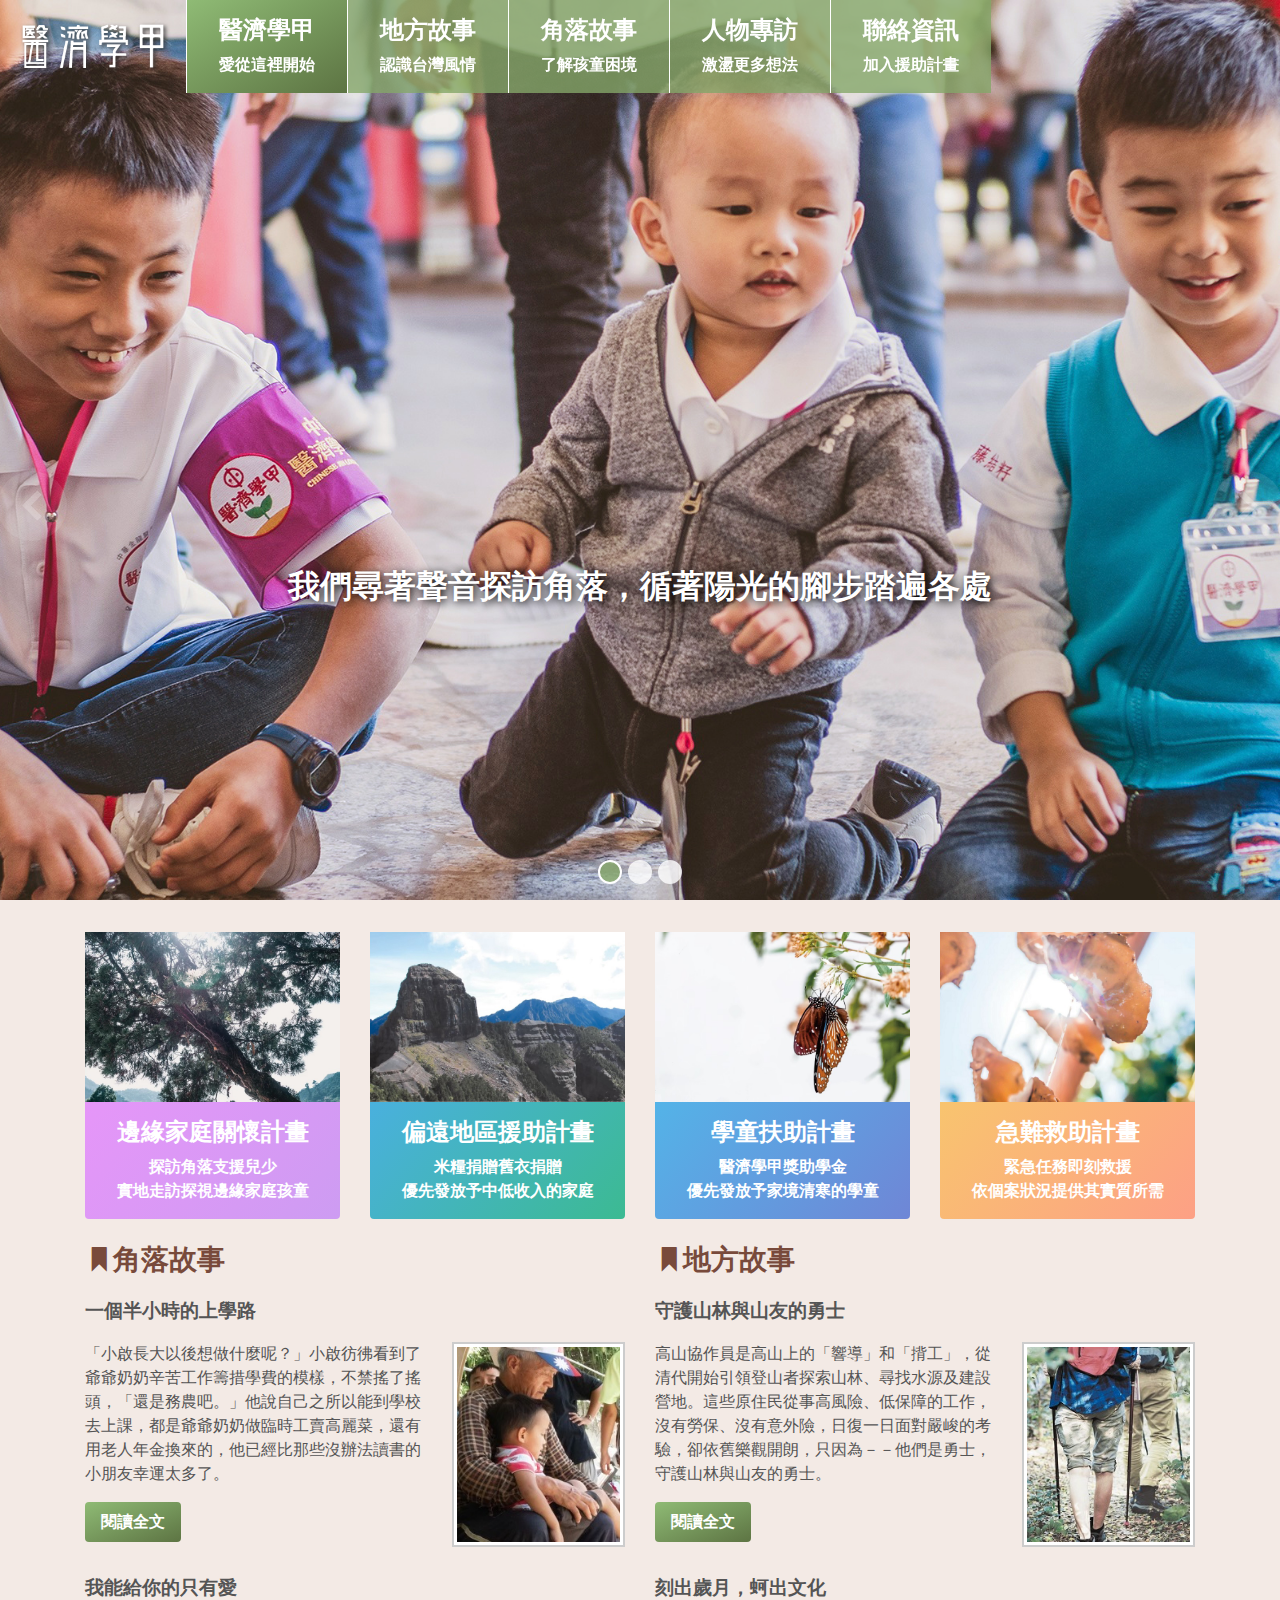
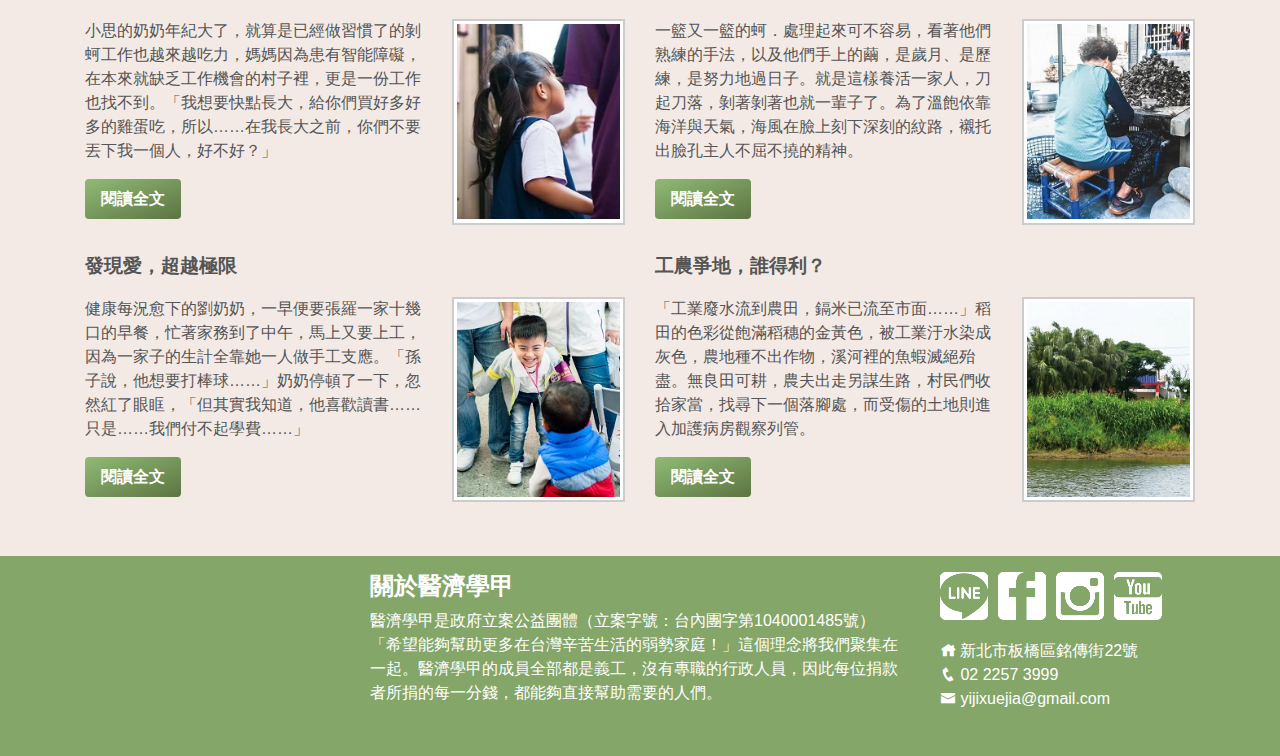
<file: index.html>
<!DOCTYPE html>
<html lang="zh-Hant-TW">

<head>
	<title>醫濟學甲｜探訪角落．支援兒少</title>
	<meta charset="utf-8">
	<meta content="width=device-width, initial-scale=1.0" name="viewport">
	<meta name="viewport" content="width=device-width, initial-scale=1.0">
	<meta name="description" content="分享愛心日．栽培希望樹．耕耘幸福田">
	<link rel="icon" href="images/favicon.ico">
	<link href="css/bootstrap.min.css" rel="stylesheet">
	<link href="css/icofont.min.css" rel="stylesheet">
	<link href="css/animate.min.css" rel="stylesheet">
	<link href="css/custom.css" rel="stylesheet">

</head>

<body>

<header>
  <!-- Fixed navbar -->
  <nav class="navbar navbar-expand-md fixed-top d-flex">
	<div class="logo"><img src="img/logo.png" alt="醫濟學甲"></div>
    <button class="navbar-toggler" type="button" data-toggle="collapse" data-target="#navbarCollapse" aria-controls="navbarCollapse" aria-expanded="false" aria-label="Toggle navigation">
      <span class="navbar-toggler-icon"></span>
    </button>
    <div class="collapse navbar-collapse nav-menu" id="navbarCollapse">
      <ul class="navbar-nav mr-auto">
        <li class="active">
          <a href="index.html"><h4>醫濟學甲</h4>愛從這裡開始</a>
        </li>
        <li>
          <a href="1.html"><h4>地方故事</h4>認識台灣風情</a>
        </li>
        <li>
          <a href="2.html"><h4>角落故事</h4>了解孩童困境</a>
        </li>
		<li>
          <a href="3.html"><h4>人物專訪</h4>激盪更多想法</a>
        </li>
		<li>
          <a href="contact.html"><h4>聯絡資訊</h4>加入援助計畫</a>
        </li>
      </ul>
    </div>
  </nav>
</header>

  <!-- Slider -->
  <section id="slider">
    <div id="sliderCarousel" class="carousel slide carousel-fade" data-ride="carousel">
      <ol class="carousel-indicators" id="slider-carousel-indicators"></ol>
      <div class="carousel-inner" role="listbox">

        <!-- Slide 1 -->
        <div class="carousel-item active" style="background-image: url(img/slider_1.jpg)">
          <div class="carousel-container">
            <div class="container">
              <h2 class="animate__animated animate__zoomIn">我們尋著聲音探訪角落，循著陽光的腳步踏遍各處</h2>
            </div>
          </div>
        </div>

        <!-- Slide 2 -->
        <div class="carousel-item" style="background-image: url(img/slider_2.jpg)">
          <div class="carousel-container">
            <div class="container">
              <h2 class="animate__animated animate__zoomIn">關注在窘境中的莘莘學子們，注入滿滿的愛與溫暖</h2>
            </div>
          </div>
        </div>

        <!-- Slide 3 -->
        <div class="carousel-item" style="background-image: url(img/slider_3.jpg)">
          <div class="carousel-container">
            <div class="container">
              <h2 class="animate__animated animate__zoomIn">伸出援手只為守護單純的夢想，幫助孩童看見希望</h2>

            </div>
          </div>
        </div>

      </div>

      <a class="carousel-control-prev" href="#sliderCarousel" role="button" data-slide="prev">
        <span class="carousel-control-prev-icon icofont-simple-left" aria-hidden="true"></span>
        <span class="sr-only">prev</span>
      </a>

      <a class="carousel-control-next" href="#sliderCarousel" role="button" data-slide="next">
        <span class="carousel-control-next-icon icofont-simple-right" aria-hidden="true"></span>
        <span class="sr-only">next</span>
      </a>

    </div>
  </section>

<!-- Banners --> 

	<section id="banners">
		<div class="container">
			<div class="row">
			
		<div class="col-lg-3 col-md-6 d-flex">
            <div class="banner banner_1">
                <img src="img/plan_1.jpg" alt="" class="img-fluid">
				<h4>邊緣家庭關懷計畫</h4>
                <p>探訪角落支援兒少<br>實地走訪探視邊緣家庭孩童</p>
            </div>
        </div>
			
		<div class="col-lg-3 col-md-6 d-flex">
            <div class="banner banner_2">
                <img src="img/plan_2.jpg" alt="" class="img-fluid">
				<h4>偏遠地區援助計畫</h4>
                <p>米糧捐贈舊衣捐贈<br>優先發放予中低收入的家庭</p>
            </div>
        </div>
		
		<div class="col-lg-3 col-md-6 d-flex">
            <div class="banner banner_3">
                <img src="img/plan_3.jpg" alt="" class="img-fluid">
				<h4>學童扶助計畫</h4>
                <p>醫濟學甲獎助學金<br>優先發放予家境清寒的學童</p>
            </div>
        </div>
		
		<div class="col-lg-3 col-md-6 d-flex">
            <div class="banner banner_4">
                <img src="img/plan_4.jpg" alt="" class="img-fluid">
				<h4>急難救助計畫</h4>
                <p>緊急任務即刻救援<br>依個案狀況提供其實質所需</p>
            </div>
        </div>

			</div> 
		</div>
	</section>

<!-- Content --> 

	<section id="content">
		<div class="container">
			<div class="row">
					<div class="col-md-6">
						<h3><i class="icofont-book-mark"></i>角落故事</h3>
						<p>
							<strong>一個半小時的上學路</strong>
							<img src="img/story_1.jpg" width="32%" alt="" class="alignright photo"/>
							「小啟長大以後想做什麼呢？」小啟彷彿看到了爺爺奶奶辛苦工作籌措學費的模樣，不禁搖了搖頭，「還是務農吧。」他說自己之所以能到學校去上課，都是爺爺奶奶做臨時工賣高麗菜，還有用老人年金換來的，他已經比那些沒辦法讀書的小朋友幸運太多了。
						</p> 
						<a href="2.html" class="more">閱讀全文</a>
						<div class="newline"></div>	
					
						<p>
							<strong>我能給你的只有愛</strong>
							<img src="img/story_2.jpg" width="32%" alt="" class="alignright photo" />
							小思的奶奶年紀大了，就算是已經做習慣了的剝蚵工作也越來越吃力，媽媽因為患有智能障礙，在本來就缺乏工作機會的村子裡，更是一份工作也找不到。「我想要快點長大，給你們買好多好多的雞蛋吃，所以……在我長大之前，你們不要丟下我一個人，好不好？」 
						</p> 
						<a href="2.html" class="more">閱讀全文</a>
						<div class="newline"></div>
					
						<p>
							<strong>發現愛，超越極限</strong>
							<img src="img/story_3.jpg" width="32%" alt="" class="alignright photo"/>
							健康每況愈下的劉奶奶，一早便要張羅一家十幾口的早餐，忙著家務到了中午，馬上又要上工，因為一家子的生計全靠她一人做手工支應。「孫子說，他想要打棒球……」奶奶停頓了一下，忽然紅了眼眶，「但其實我知道，他喜歡讀書……只是……我們付不起學費……」
						</p> 
						<a href="2.html" class="more">閱讀全文</a>
						<div class="newline"></div>	
						<div class="newline"></div>	
					</div>
					<div class="col-md-6">
						<h3><i class="icofont-book-mark"></i>地方故事</h3>
						<p>
							<strong>守護山林與山友的勇士</strong>
							<img src="img/story_4.jpg" width="32%" alt="" class="alignright photo"/>
							高山協作員是高山上的「響導」和「揹工」，從清代開始引領登山者探索山林、尋找水源及建設營地。這些原住民從事高風險、低保障的工作，沒有勞保、沒有意外險，日復一日面對嚴峻的考驗，卻依舊樂觀開朗，只因為－－他們是勇士，守護山林與山友的勇士。

						</p> 
						<a href="1.html" class="more">閱讀全文</a>
						<div class="newline"></div>
					
						<p>
							<strong>刻出歲月，蚵出文化</strong>
							<img src="img/story_5.jpg" width="32%" alt="" class="alignright photo" />
							一籃又一籃的蚵．處理起來可不容易，看著他們熟練的手法，以及他們手上的繭，是歲月、是歷練，是努力地過日子。就是這樣養活一家人，刀起刀落，剝著剝著也就一輩子了。為了溫飽依靠海洋與天氣，海風在臉上刻下深刻的紋路，襯托出臉孔主人不屈不撓的精神。
						</p> 
						<a href="1.html" class="more">閱讀全文</a>
						<div class="newline"></div>
		
						<p>
							<strong>工農爭地，誰得利？</strong>
							<img src="img/story_6.jpg" width="32%" alt="" class="alignright photo"/>
							「工業廢水流到農田，鎘米已流至市面……」稻田的色彩從飽滿稻穗的金黃色，被工業汙水染成灰色，農地種不出作物，溪河裡的魚蝦滅絕殆盡。無良田可耕，農夫出走另謀生路，村民們收拾家當，找尋下一個落腳處，而受傷的土地則進入加護病房觀察列管。
						</p> 
						<a href="1.html" class="more">閱讀全文</a>
						<div class="newline"></div>
					</div>

			</div>
		</div>
	</section>

  <!-- Footer -->

	<section id="footer">
		<div class="container">
			<div class="row">	
				<div class="col-md-3">
					<iframe class="img-fluid" width="480" height="270" src="https://www.youtube.com/embed/xc5HX3IS5ZE" frameborder="0" allow="accelerometer; autoplay; encrypted-media; gyroscope; picture-in-picture" allowfullscreen></iframe>
					<div class="newline"></div>
				</div>
			
				<div class="col-md-6">
					<h4>關於醫濟學甲</h4>
					<p>
						醫濟學甲是政府立案公益團體（立案字號：台內團字第1040001485號）<br>
						「希望能夠幫助更多在台灣辛苦生活的弱勢家庭！」這個理念將我們聚集在一起。醫濟學甲的成員全部都是義工，沒有專職的行政人員，因此每位捐款者所捐的每一分錢，都能夠直接幫助需要的人們。
					</p>
					<p> </p>
					<div class="newline"></div>
				</div>
			
				<div class="col-md-3">
					<ul class="social">
						<li><a href="http://line.me/ti/p/xfJRWz3c-D" target="_blank"><img src="img/social_1.png" alt="" border="0" class="img-fluid"></a></li>
						<li><a href="https://www.facebook.com/yijixuejia" target="_blank"><img src="img/social_2.png" alt="" border="0" class="img-fluid"></a></li>
						<li><a href="https://instagram.com/yijixuejia?igshid=1pn4z3ckbyjvj" target="_blank"><img src="img/social_3.png" alt="" border="0" class="img-fluid"></a></li>
						<li><a href="https://www.youtube.com/channel/UCWXwpI465f-TC-Sm1yzZDiQ" target="_blank"><img src="img/social_4.png" alt="" border="0" class="img-fluid"></a></li>
					</ul>
					<div class="newline"></div>
					<p>
						<i class="icofont-home"></i> 新北市板橋區銘傳街22號<br>
						<i class="icofont-phone"></i> 02 2257 3999<br>
						<i class="icofont-envelope"></i> yijixuejia@gmail.com
					</p>
					<div class="newline"></div>
				</div>

			</div>
		</div>
	</section>
	
  <a href="#" class="back-to-top"><i class="icofont-simple-up"></i></a>
  
	<script src="js/jquery.min.js"></script>
	<script src="js/bootstrap.bundle.min.js"></script>
	<script src="js/jquery.easing.min.js"></script>
	<script src="js/custom.js"></script>
</body>

</html>
</file>
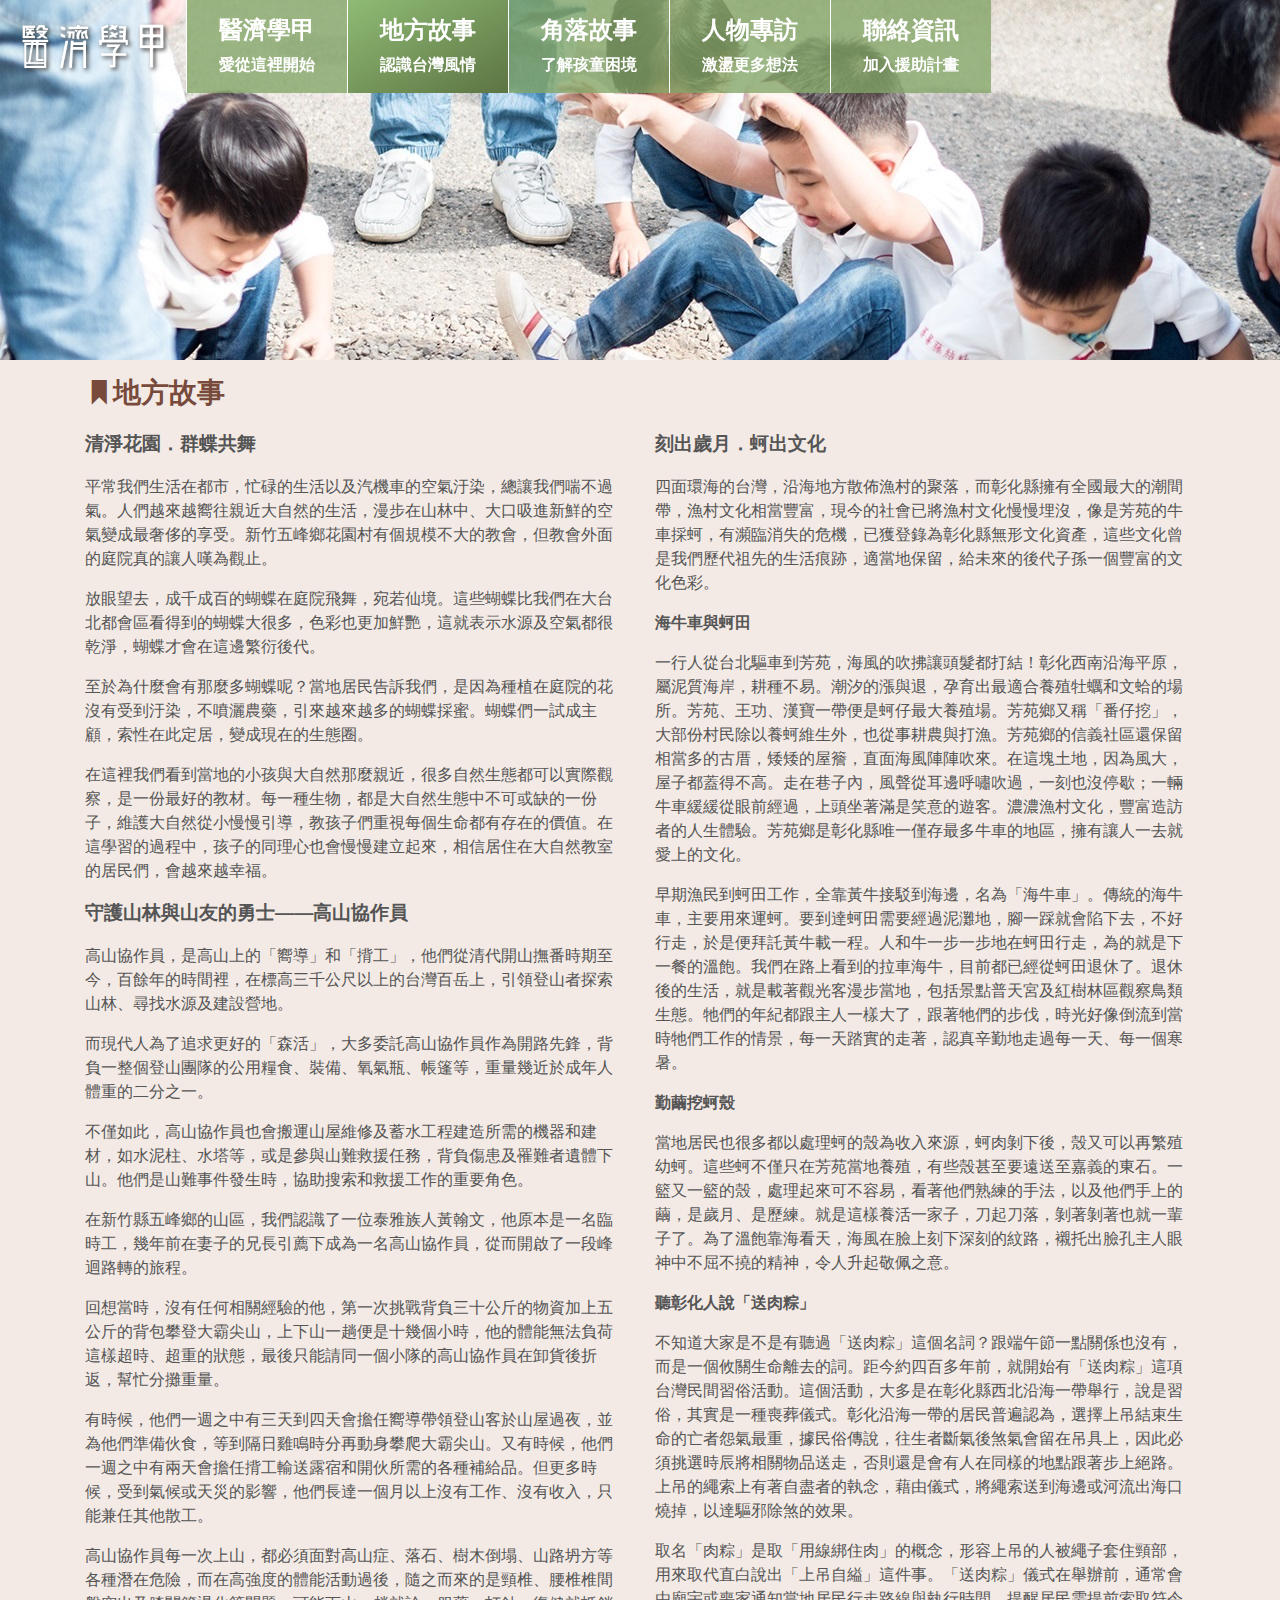
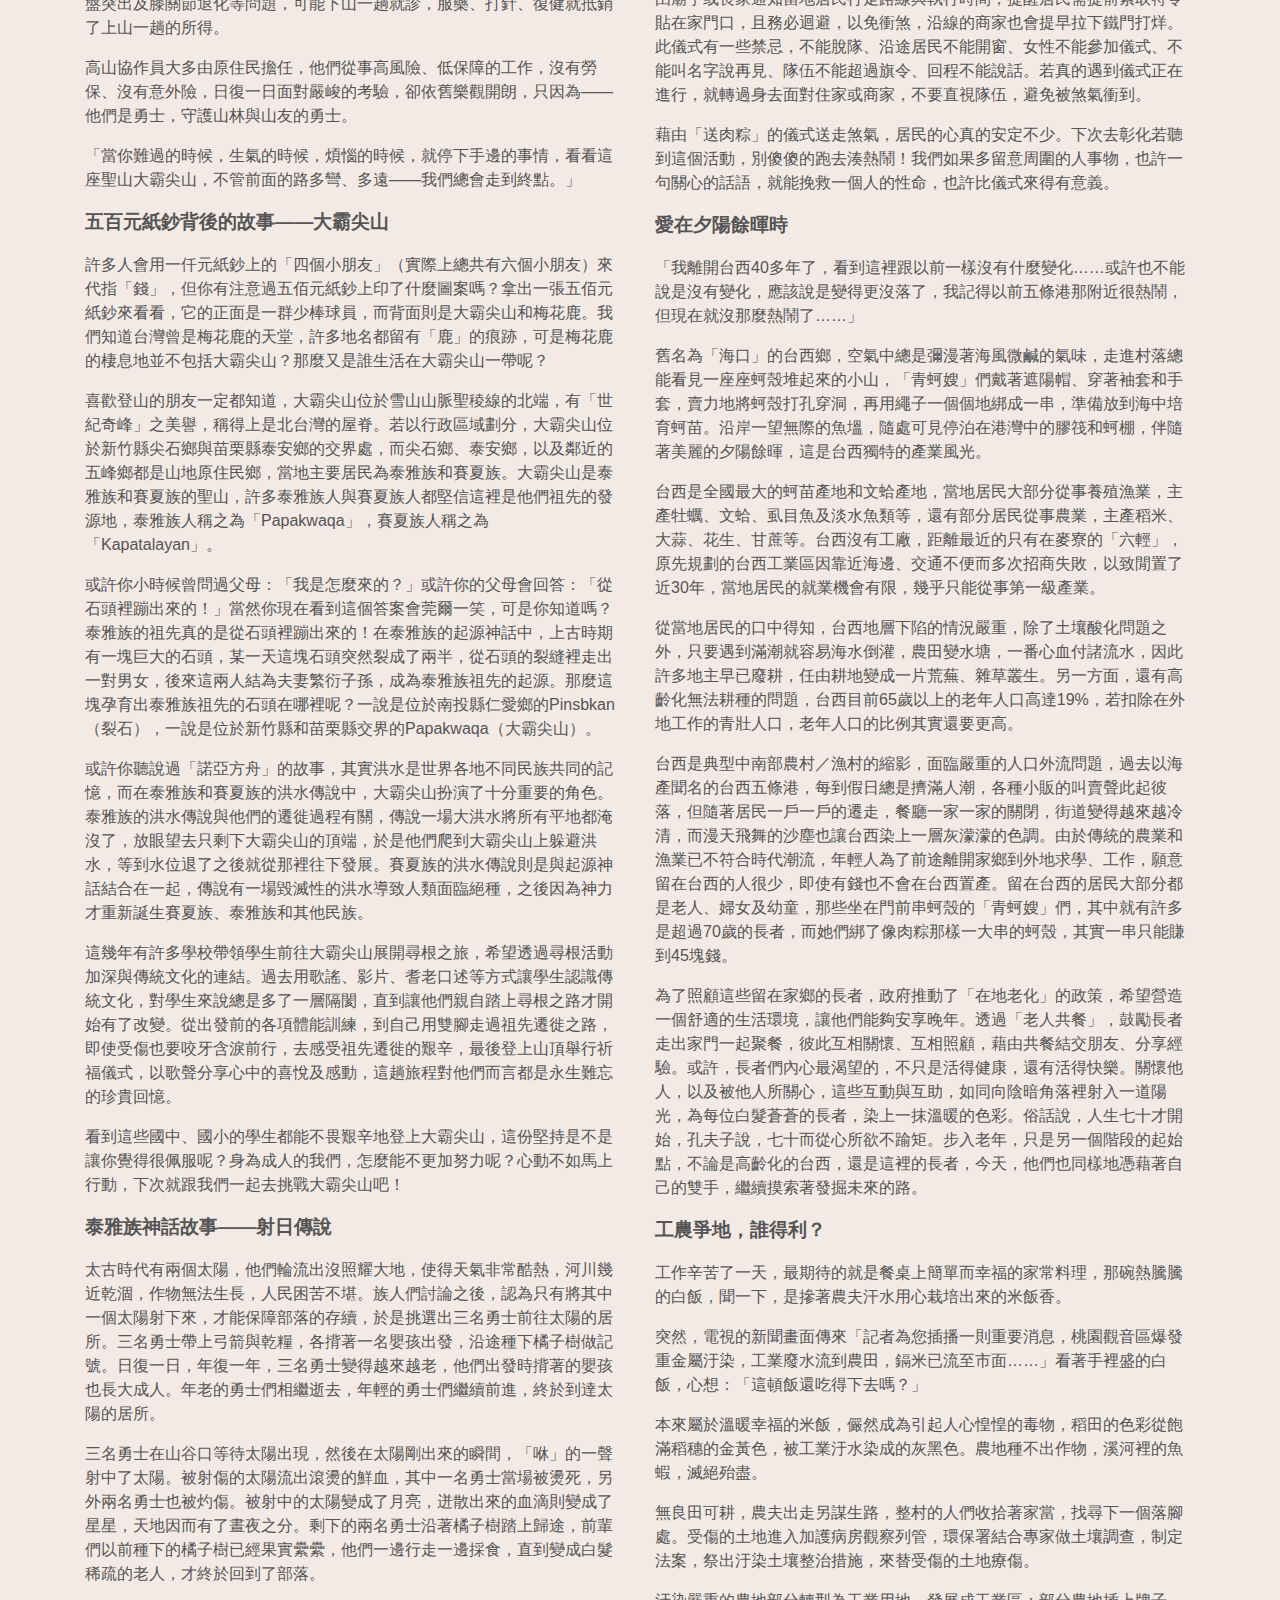
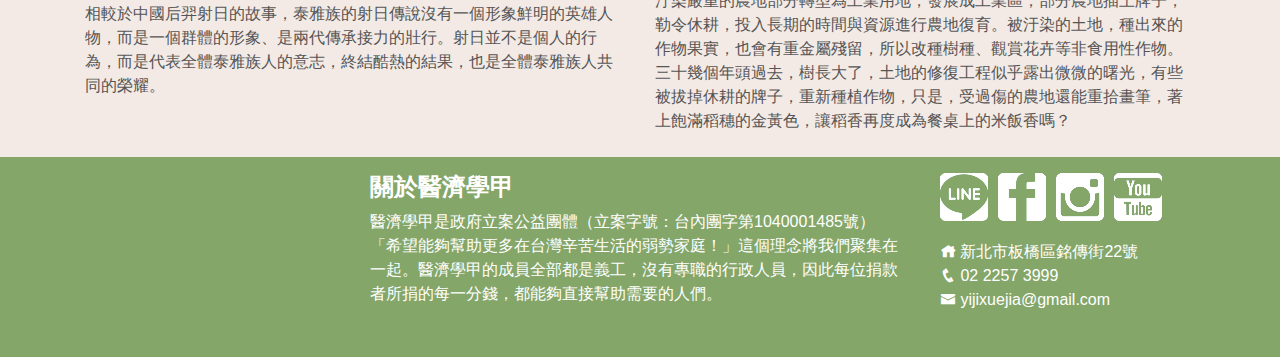
<file: 1.html>
<!DOCTYPE html>
<html lang="zh-Hant-TW">

<head>
	<title>醫濟學甲｜探訪角落．支援兒少</title>
	<meta charset="utf-8">
	<meta content="width=device-width, initial-scale=1.0" name="viewport">
	<meta name="viewport" content="width=device-width, initial-scale=1.0">
	<meta name="description" content="分享愛心日．栽培希望樹．耕耘幸福田">
	<link rel="icon" href="images/favicon.ico">
	<link href="css/bootstrap.min.css" rel="stylesheet">
	<link href="css/icofont.min.css" rel="stylesheet">
	<link href="css/animate.min.css" rel="stylesheet">
	<link href="css/custom.css" rel="stylesheet">

</head>

<body>

<header>
  <!-- Fixed navbar -->
  <nav class="navbar navbar-expand-md fixed-top d-flex">
	<div class="logo"><img src="img/logo.png" alt="醫濟學甲"></div>
    <button class="navbar-toggler" type="button" data-toggle="collapse" data-target="#navbarCollapse" aria-controls="navbarCollapse" aria-expanded="false" aria-label="Toggle navigation">
      <span class="navbar-toggler-icon"></span>
    </button>
    <div class="collapse navbar-collapse nav-menu" id="navbarCollapse">
      <ul class="navbar-nav mr-auto">
        <li>
          <a href="index.html"><h4>醫濟學甲</h4>愛從這裡開始</a>
        </li>
        <li class="active">
          <a href="1.html"><h4>地方故事</h4>認識台灣風情</a>
        </li>
        <li>
          <a href="2.html"><h4>角落故事</h4>了解孩童困境</a>
        </li>
		<li>
          <a href="3.html"><h4>人物專訪</h4>激盪更多想法</a>
        </li>
		<li>
          <a href="contact.html"><h4>聯絡資訊</h4>加入援助計畫</a>
        </li>
      </ul>
    </div>
  </nav>
</header>

<img src="img/bg.jpg" width="100%" alt="">

<!-- Content --> 
	<section id="content">
		<div class="container">
			<div class="row">

					<div class="col-md-12">
						<h3><i class="icofont-book-mark"></i>地方故事</h3>
					</div>
				
					<div class="col-md-6">
						<strong>清淨花園．群蝶共舞</strong>
<p>平常我們生活在都市，忙碌的生活以及汽機車的空氣汙染，總讓我們喘不過氣。人們越來越嚮往親近大自然的生活，漫步在山林中、大口吸進新鮮的空氣變成最奢侈的享受。新竹五峰鄉花園村有個規模不大的教會，但教會外面的庭院真的讓人嘆為觀止。</p>
<p>放眼望去，成千成百的蝴蝶在庭院飛舞，宛若仙境。這些蝴蝶比我們在大台北都會區看得到的蝴蝶大很多，色彩也更加鮮艷，這就表示水源及空氣都很乾淨，蝴蝶才會在這邊繁衍後代。</p>
<p>至於為什麼會有那麼多蝴蝶呢？當地居民告訴我們，是因為種植在庭院的花沒有受到汙染，不噴灑農藥，引來越來越多的蝴蝶採蜜。蝴蝶們一試成主顧，索性在此定居，變成現在的生態圈。</p>
<p>在這裡我們看到當地的小孩與大自然那麼親近，很多自然生態都可以實際觀察，是一份最好的教材。每一種生物，都是大自然生態中不可或缺的一份子，維護大自然從小慢慢引導，教孩子們重視每個生命都有存在的價值。在這學習的過程中，孩子的同理心也會慢慢建立起來，相信居住在大自然教室的居民們，會越來越幸福。</p>
						
						<strong>守護山林與山友的勇士——高山協作員</strong>
<p>高山協作員，是高山上的「嚮導」和「揹工」，他們從清代開山撫番時期至今，百餘年的時間裡，在標高三千公尺以上的台灣百岳上，引領登山者探索山林、尋找水源及建設營地。</p>	
<p>而現代人為了追求更好的「森活」，大多委託高山協作員作為開路先鋒，背負一整個登山團隊的公用糧食、裝備、氧氣瓶、帳篷等，重量幾近於成年人體重的二分之一。</p>	
<p>不僅如此，高山協作員也會搬運山屋維修及蓄水工程建造所需的機器和建材，如水泥柱、水塔等，或是參與山難救援任務，背負傷患及罹難者遺體下山。他們是山難事件發生時，協助搜索和救援工作的重要角色。</p>	
<p>在新竹縣五峰鄉的山區，我們認識了一位泰雅族人黃翰文，他原本是一名臨時工，幾年前在妻子的兄長引薦下成為一名高山協作員，從而開啟了一段峰迴路轉的旅程。</p>	
<p>回想當時，沒有任何相關經驗的他，第一次挑戰背負三十公斤的物資加上五公斤的背包攀登大霸尖山，上下山一趟便是十幾個小時，他的體能無法負荷這樣超時、超重的狀態，最後只能請同一個小隊的高山協作員在卸貨後折返，幫忙分攤重量。</p>	
<p>有時候，他們一週之中有三天到四天會擔任嚮導帶領登山客於山屋過夜，並為他們準備伙食，等到隔日雞鳴時分再動身攀爬大霸尖山。又有時候，他們一週之中有兩天會擔任揹工輸送露宿和開伙所需的各種補給品。但更多時候，受到氣候或天災的影響，他們長達一個月以上沒有工作、沒有收入，只能兼任其他散工。</p>	
<p>高山協作員每一次上山，都必須面對高山症、落石、樹木倒塌、山路坍方等各種潛在危險，而在高強度的體能活動過後，隨之而來的是頸椎、腰椎椎間盤突出及膝關節退化等問題，可能下山一趟就診，服藥、打針、復健就抵銷了上山一趟的所得。</p>	
<p>高山協作員大多由原住民擔任，他們從事高風險、低保障的工作，沒有勞保、沒有意外險，日復一日面對嚴峻的考驗，卻依舊樂觀開朗，只因為——他們是勇士，守護山林與山友的勇士。</p>	
<p>「當你難過的時候，生氣的時候，煩惱的時候，就停下手邊的事情，看看這座聖山大霸尖山，不管前面的路多彎、多遠——我們總會走到終點。」</p>	
						
						<strong>五百元紙鈔背後的故事——大霸尖山</strong>
<p>​許多人會用一仟元紙鈔上的「四個小朋友」（實際上總共有六個小朋友）來代指「錢」，但你有注意過五佰元紙鈔上印了什麼圖案嗎？拿出一張五佰元紙鈔來看看，它的正面是一群少棒球員，而背面則是大霸尖山和梅花鹿。我們知道台灣曾是梅花鹿的天堂，許多地名都留有「鹿」的痕跡，可是梅花鹿的棲息地並不包括大霸尖山？那麼又是誰生活在大霸尖山一帶呢？</p>	
<p>喜歡登山的朋友一定都知道，大霸尖山位於雪山山脈聖稜線的北端，有「世紀奇峰」之美譽，稱得上是北台灣的屋脊。若以行政區域劃分，大霸尖山位於新竹縣尖石鄉與苗栗縣泰安鄉的交界處，而尖石鄉、泰安鄉，以及鄰近的五峰鄉都是山地原住民鄉，當地主要居民為泰雅族和賽夏族。大霸尖山是泰雅族和賽夏族的聖山，許多泰雅族人與賽夏族人都堅信這裡是他們祖先的發源地，泰雅族人稱之為「Papakwaqa」，賽夏族人稱之為「Kapatalayan」。</p>
<p>或許你小時候曾問過父母：「我是怎麼來的？」或許你的父母會回答：「從石頭裡蹦出來的！」當然你現在看到這個答案會莞爾一笑，可是你知道嗎？泰雅族的祖先真的是從石頭裡蹦出來的！在泰雅族的起源神話中，上古時期有一塊巨大的石頭，某一天這塊石頭突然裂成了兩半，從石頭的裂縫裡走出一對男女，後來這兩人結為夫妻繁衍子孫，成為泰雅族祖先的起源。那麼這塊孕育出泰雅族祖先的石頭在哪裡呢？一說是位於南投縣仁愛鄉的Pinsbkan（裂石），一說是位於新竹縣和苗栗縣交界的Papakwaqa（大霸尖山）。</p>
<p>或許你聽說過「諾亞方舟」的故事，其實洪水是世界各地不同民族共同的記憶，而在泰雅族和賽夏族的洪水傳說中，大霸尖山扮演了十分重要的角色。泰雅族的洪水傳說與他們的遷徙過程有關，傳說一場大洪水將所有平地都淹沒了，放眼望去只剩下大霸尖山的頂端，於是他們爬到大霸尖山上躲避洪水，等到水位退了之後就從那裡往下發展。賽夏族的洪水傳說則是與起源神話結合在一起，傳說有一場毀滅性的洪水導致人類面臨絕種，之後因為神力才重新誕生賽夏族、泰雅族和其他民族。</p>
<p>這幾年有許多學校帶領學生前往大霸尖山展開尋根之旅，希望透過尋根活動加深與傳統文化的連結。過去用歌謠、影片、耆老口述等方式讓學生認識傳統文化，對學生來說總是多了一層隔閡，直到讓他們親自踏上尋根之路才開始有了改變。從出發前的各項體能訓練，到自己用雙腳走過祖先遷徙之路，即使受傷也要咬牙含淚前行，去感受祖先遷徙的艱辛，最後登上山頂舉行祈福儀式，以歌聲分享心中的喜悅及感動，這趟旅程對他們而言都是永生難忘的珍貴回憶。</p>
<p>看到這些國中、國小的學生都能不畏艱辛地登上大霸尖山，這份堅持是不是讓你覺得很佩服呢？身為成人的我們，怎麼能不更加努力呢？心動不如馬上行動，下次就跟我們一起去挑戰大霸尖山吧！</p>					

						<strong>泰雅族神話故事——射日傳說</strong>
<p>太古時代有兩個太陽，他們輪流出沒照耀大地，使得天氣非常酷熱，河川幾近乾涸，作物無法生長，人民困苦不堪。族人們討論之後，認為只有將其中一個太陽射下來，才能保障部落的存續，於是挑選出三名勇士前往太陽的居所。三名勇士帶上弓箭與乾糧，各揹著一名嬰孩出發，沿途種下橘子樹做記號。日復一日，年復一年，三名勇士變得越來越老，他們出發時揹著的嬰孩也長大成人。年老的勇士們相繼逝去，年輕的勇士們繼續前進，終於到達太陽的居所。</p>
<p>三名勇士在山谷口等待太陽出現，然後在太陽剛出來的瞬間，「咻」的一聲射中了太陽。被射傷的太陽流出滾燙的鮮血，其中一名勇士當場被燙死，另外兩名勇士也被灼傷。被射中的太陽變成了月亮，迸散出來的血滴則變成了星星，天地因而有了晝夜之分。剩下的兩名勇士沿著橘子樹踏上歸途，前輩們以前種下的橘子樹已經果實纍纍，他們一邊行走一邊採食，直到變成白髮稀疏的老人，才終於回到了部落。</p>
<p>相較於中國后羿射日的故事，泰雅族的射日傳說沒有一個形象鮮明的英雄人物，而是一個群體的形象、是兩代傳承接力的壯行。射日並不是個人的行為，而是代表全體泰雅族人的意志，終結酷熱的結果，也是全體泰雅族人共同的榮耀。</p>
					</div>
					
					<div class="col-md-6">
		
						<strong>刻出歲月．蚵出文化</strong>
<p>四面環海的台灣，沿海地方散佈漁村的聚落，而彰化縣擁有全國最大的潮間帶，漁村文化相當豐富，現今的社會已將漁村文化慢慢埋沒，像是芳苑的牛車採蚵，有瀕臨消失​的​危機，已獲登錄為彰化縣無形文化資產，這些文化曾是我​們​歷代祖先的生活痕跡，適當地保留，給未來的後代子孫一個豐富的文化色彩。</p>
<p>​​<b>海牛車與蚵田​​</b></p>
<p>​​​​一行人從台北驅車到芳苑，海風的吹拂讓頭髮都打結！彰化西南沿海平原，屬泥質海岸，耕種不易。潮汐的漲與退，孕育出最適合養殖牡蠣和文蛤的場所。芳苑、王功、漢寶一帶便是蚵仔最大養殖場。​芳苑鄉又稱「番仔挖」，大部份村民除以養蚵維生外，也從事耕農與打漁。​芳苑鄉的信義社區還保留相當多的古厝，矮矮的屋簷，直面海風陣陣吹來。在這塊土地，因為風大，屋子都蓋得不高。走在巷子內，風聲從耳邊呼嘯吹過，一刻也沒停歇；一輛牛車緩緩從眼前經過，上頭坐著滿是笑意的遊客。濃濃漁村文化，豐富造訪者的人生體驗。芳苑鄉是彰化縣唯一僅存最多牛車的地區，擁有讓人一去就愛上的文化。</p>
<p>​​早期漁民到蚵田工作，全靠黃牛接駁到海邊，名為「海牛車」。傳統的海牛車，主要用來運蚵。要到達蚵田需要經過泥灘地，腳一踩就會陷下去，不好行走，於是便拜託黃牛載一程。人和牛一步一步地在蚵田行走，為的就是下一餐的溫飽。我們在路上看到的拉車海牛，目前都已經從蚵田退休了。退休後的生活，就是載著觀光客漫步當地，包括景點普天宮及紅樹林區觀察鳥類生態。牠們的年紀都跟主人一樣大了，跟著牠們的步伐，時光好像倒流到當時牠們工作的情景，每一天踏實的走著，認真辛勤地走過每一天、每一個寒暑。</p>
<p>​​​​<b>勤繭挖蚵殼​​​​</b></p>
<p>當地居民也很多都以處理蚵的殼為收入來源，蚵肉剝下後，殼又可以再繁殖幼蚵。這些蚵不僅只在芳苑當地養殖，有些殼甚至要遠送至嘉義的東石。一籃又一籃的殼，處理起來可不容易，看著他們熟練的手法，以及他們手上的繭，是歲月、是歷練。就是這樣養活一家子，刀起刀落，剝著剝著也就一輩子了。為了溫飽靠海看天，海風在臉上刻下深刻的紋路，襯托出臉孔主人眼神中不屈不撓的精神，令人升起敬佩之意。</p>
<p>​​​​​<b>聽彰化人說「送肉粽」​​</b></p>
<p>不知道大家是不是有聽過「送肉粽」這個名詞？跟端午節一點關係也沒有，而是一個攸關生命離去的詞。距今約四百多年前，就開始有「送肉粽」這項台灣民間習俗活動。這個活動，大多是在彰化縣西北沿海一帶舉行，說是習俗，其實是一種喪葬儀式。彰化沿海一帶的居民普遍認為，選擇上吊結束生命的亡者怨氣最重，據民俗傳說，往生者斷氣後煞氣會留在吊具上，因此必須挑選時辰將相關物品送走，否則還是會有人在同樣的地點跟著步上絕路。上吊的​繩索​上有著自盡者的執念，藉由儀式，將繩索送到海邊或河流出海口燒掉，以達驅邪除煞的效果。​</p>
<p>取名「肉粽」是取「用線綁住肉」的概念，形容上吊的人被繩子套住頸部，用來取代直白說出「上吊自縊」這件事。「送肉粽」儀式在舉辦前，通常會由廟宇或喪家通知當地居民行走路線與執行時間，提醒居民需提前索取符令貼在家門口，且務必迴避，以免衝煞，沿線的商家也會提早拉下鐵門打烊。此儀式有一些禁忌，不能脫隊、沿途居民不能開窗、女性不能參加儀式、不能叫名字說再見、隊伍不能超過旗令、回程不能說話。若真的遇到儀式正在進行，就轉過身去面對住家或商家，不要直視隊伍，避免被煞氣衝到。</p>
<p>​​藉由「送肉粽」的儀式送走煞氣，居民的心真的安定不少。下次去彰化若聽到這個活動，別傻傻的跑去湊熱鬧！我們如果多留意周圍的人事物，也許一句關心的話語，就能挽救一個人的性命，也許比儀式來得有意義。</p>

						<strong>愛在夕陽餘暉時</strong>
<p>​「我離開台西40多年了，看到這裡跟以前一樣沒有什麼變化……或許也不能說是沒有變化，應該說是變得更沒落了，我記得以前五條港那附近很熱鬧，但現在就沒那麼熱鬧了……」
<p>​舊名為「海口」的台西鄉，空氣中總是彌漫著海風微鹹的氣味，走進村落總能看見一座座蚵殼堆起來的小山，「青蚵嫂」們戴著遮陽帽、穿著袖套和手套，賣力地將蚵殼打孔穿洞，再用繩子一個個地綁成一串，準備放到海中培育蚵苗。沿岸一望無際的魚塭，隨處可見停泊在港灣中的膠筏和蚵棚，伴隨著美麗的夕陽餘暉，這是台西獨特的產業風光。</p>
<p>​台西是全國最大的蚵苗產地和文蛤產地，當地居民大部分從事養殖漁業，主產牡蠣、文蛤、虱目魚及淡水魚類等，還有部分居民從事農業，主產稻米、大蒜、花生、甘蔗等。台西沒有工廠，距離最近的只有在麥寮的「六輕」，原先規劃的台西工業區因靠近海邊、交通不便而多次招商失敗，以致閒置了近30年，當地居民的就業機會有限，幾乎只能從事第一級產業。</p>
<p>​從當地居民的口中得知，台西地層下陷的情況嚴重，除了土壤酸化問題之外，只要遇到滿潮就容易海水倒灌，農田變水塘，一番心血付諸流水，因此許多地主早已廢耕，任由耕地變成一片荒蕪、雜草叢生。另一方面，還有高齡化無法耕種的問題，台西目前65歲以上的老年人口高達19%，若扣除在外地工作的青壯人口，老年人口的比例其實還要更高。</p>
<p>​台西是典型中南部農村／漁村的縮影，面臨嚴重的人口外流問題，過去以海產聞名的台西五條港，每到假日總是擠滿人潮，各種小販的叫賣聲此起彼落，但隨著居民一戶一戶的遷走，餐廳一家一家的關閉，街道變得越來越冷清，而漫天飛舞的沙塵也讓台西染上一層灰濛濛的色調。由於傳統的農業和漁業已不符合時代潮流，年輕人為了前途離開家鄉到外地求學、工作，願意留在台西的人很少，即使有錢也不會在台西置產。留在台西的居民大部分都是老人、婦女及幼童，那些坐在門前串蚵殼的「青蚵嫂」們，其中就有許多是超過70歲的長者，而她們綁了像肉粽那樣一大串的蚵殼，其實一串只能賺到45塊錢。</p>
<p>​為了照顧這些留在家鄉的長者，政府推動了「在地老化」的政策，希望營造一個舒適的生活環境，讓他們能夠安享晚年。透過「老人共餐」，鼓勵長者走出家門一起聚餐，彼此互相關懷、互相照顧，藉由共餐結交朋友、分享經驗。或許，長者們內心最渴望的，不只是活得健康，還有活得快樂。關懷他人，以及被他人所關心，這些互動與互助，如同向陰暗角落裡射入一道陽光，為每位白髮蒼蒼的長者，染上一抹溫暖的色彩。俗話說，人生七十才開始，孔夫子說，七十而從心所欲不踰矩。步入老年，只是另一個階段的起始點，不論是高齡化的台西，還是這裡的長者，今天，他們也同樣地憑藉著自己的雙手，繼續摸索著發掘未來的路。</p>


						<strong>工農爭地，誰得利？</strong>
<p>​工作辛苦了一天，最期待的就是餐桌上簡單而幸福的家常料理，那碗熱騰騰的白飯，聞一下，是摻著農夫汗水用心栽培出來的米飯香。
<p>​突然，電視的新聞畫面傳來「記者為您插播一則重要消息，桃園觀音區爆發重金屬汙染，工業廢水流到農田，鎘米已流至市面……」看著手裡盛的白飯，心想：「這頓飯還吃得下去嗎？」</p>
<p>​本來屬於溫暖幸福的米飯，儼然成為引起人心惶惶的毒物，稻田的色彩從飽滿稻穗的金黃色，被工業汙水染成的灰黑色。農地種不出作物，溪河裡的魚蝦，滅絕殆盡。</p>
<p>​無良田可耕，農夫出走另謀生路，整村的人們收拾著家當，找尋下一個落腳處。受傷的土地進入加護病房觀察列管，環保署結合專家做土壤調查，制定法案，祭出汙染土壤整治措施，來替受傷的土地療傷。</p>
<p>​汙染嚴重的農地部分轉型為工業用地，發展成工業區；部分農地插上牌子，勒令休耕，投入長期的時間與資源進行農地復育。被汙染的土地，種出來的作物果實，也會有重金屬殘留，所以改種樹種、觀賞花卉等非食用性作物。三十幾個年頭過去，樹長大了，土地的修復工程似乎露出微微的曙光，有些被拔掉休耕的牌子，重新種植作物，只是，受過傷的農地還能重拾畫筆，著上飽滿稻穗的金黃色，讓稻香再度成為餐桌上的米飯香嗎？</p>

					</div>
					
			</div>
		</div>
	</section>

  <!-- Footer -->

  <!-- Footer -->

	<section id="footer">
		<div class="container">
			<div class="row">	
				<div class="col-md-3">
					<iframe class="img-fluid" width="480" height="270" src="https://www.youtube.com/embed/xc5HX3IS5ZE" frameborder="0" allow="accelerometer; autoplay; encrypted-media; gyroscope; picture-in-picture" allowfullscreen></iframe>
					<div class="newline"></div>
				</div>
			
				<div class="col-md-6">
					<h4>關於醫濟學甲</h4>
					<p>
						醫濟學甲是政府立案公益團體（立案字號：台內團字第1040001485號）<br>
						「希望能夠幫助更多在台灣辛苦生活的弱勢家庭！」這個理念將我們聚集在一起。醫濟學甲的成員全部都是義工，沒有專職的行政人員，因此每位捐款者所捐的每一分錢，都能夠直接幫助需要的人們。
					</p>
					<p> </p>
					<div class="newline"></div>
				</div>
			
				<div class="col-md-3">
					<ul class="social">
						<li><a href="http://line.me/ti/p/xfJRWz3c-D" target="_blank"><img src="img/social_1.png" alt="" border="0" /></a></li>
						<li><a href="https://www.facebook.com/yijixuejia" target="_blank"><img src="img/social_2.png" alt="" border="0" /></a></li>
						<li><a href="https://instagram.com/yijixuejia?igshid=1pn4z3ckbyjvj" target="_blank"><img src="img/social_3.png" alt="" border="0" /></a></li>
						<li><a href="https://www.youtube.com/channel/UCWXwpI465f-TC-Sm1yzZDiQ" target="_blank"><img src="img/social_4.png" alt="" border="0" /></a></li>
					</ul>
					<div class="newline"></div>
					<p>
						<i class="icofont-home"></i> 新北市板橋區銘傳街22號<br>
						<i class="icofont-phone"></i> 02 2257 3999<br>
						<i class="icofont-envelope"></i> yijixuejia@gmail.com
					</p>
					<div class="newline"></div>
				</div>

			</div>
		</div>
	</section>

  <a href="#" class="back-to-top"><i class="icofont-simple-up"></i></a>

	<script src="js/jquery.min.js"></script>
	<script src="js/bootstrap.bundle.min.js"></script>
	<script src="js/jquery.easing.min.js"></script>
	<script src="js/custom.js"></script>
</body>

</html>
</file>
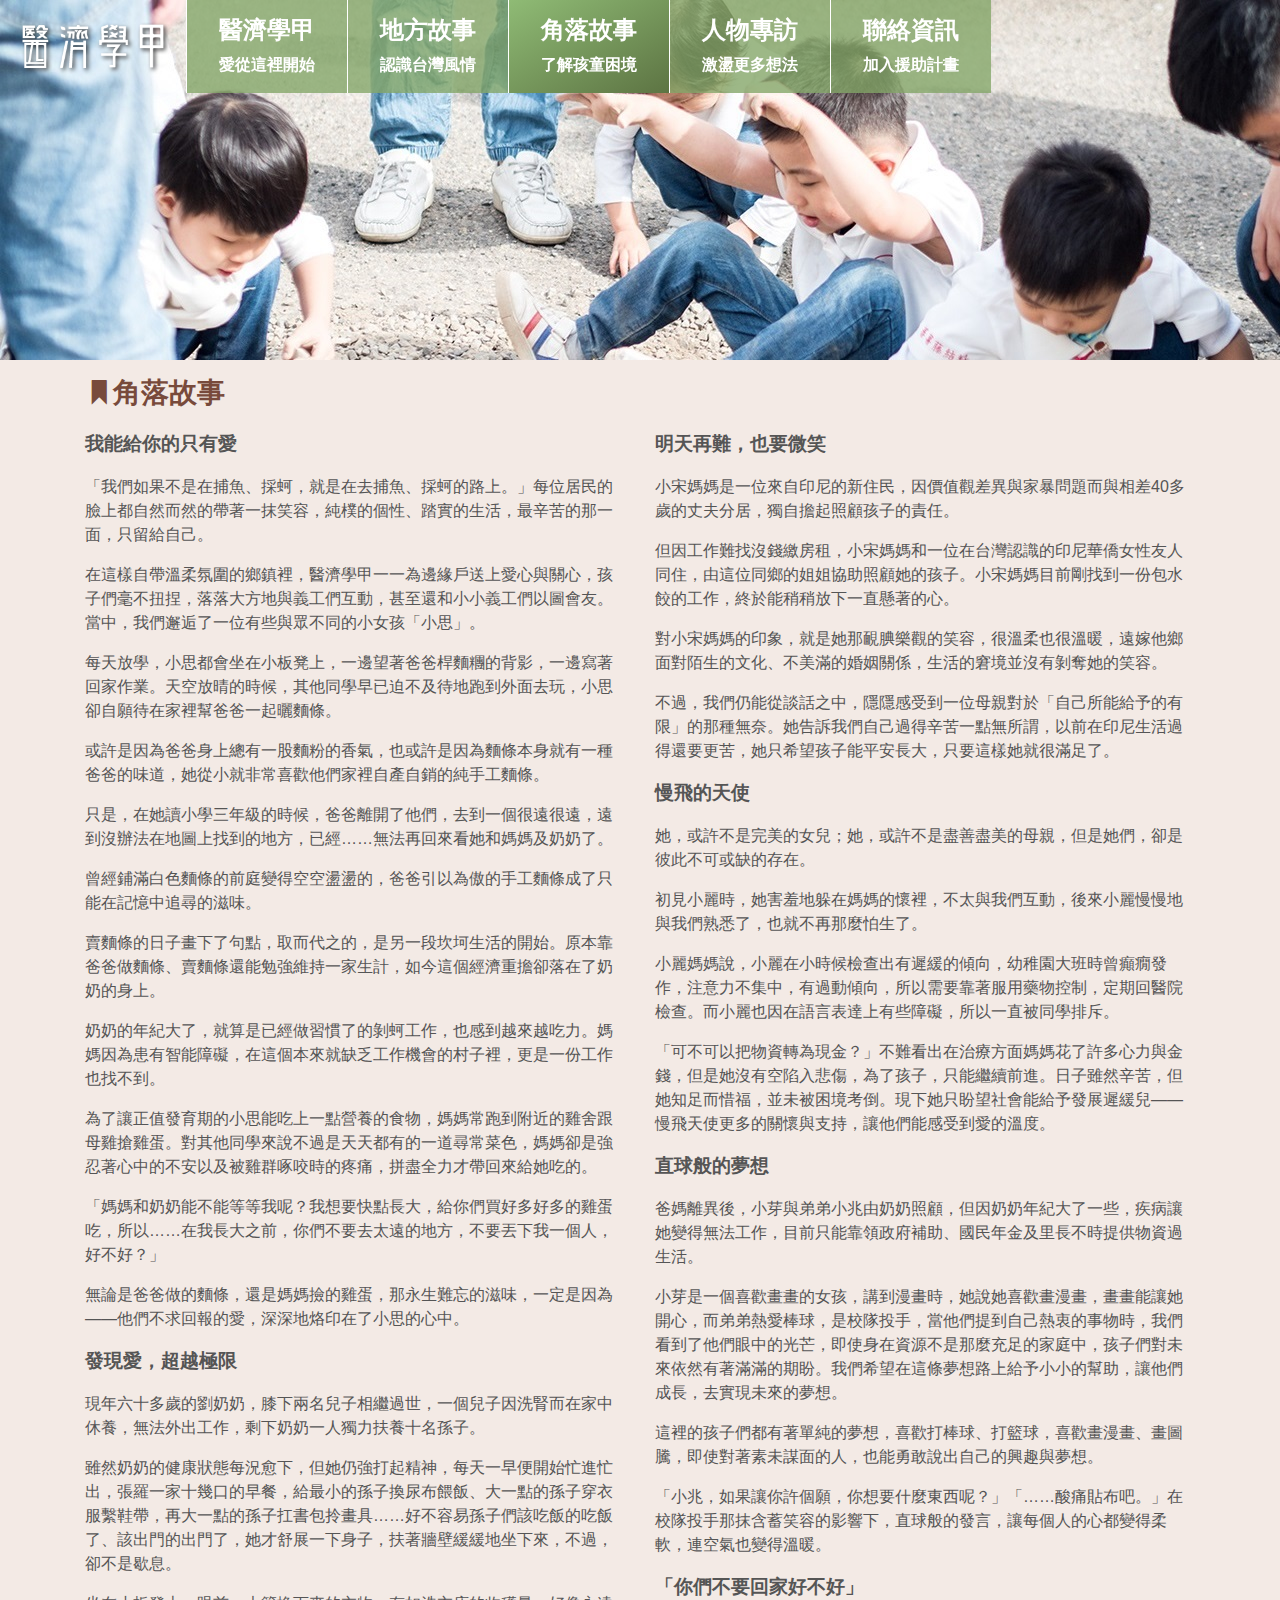
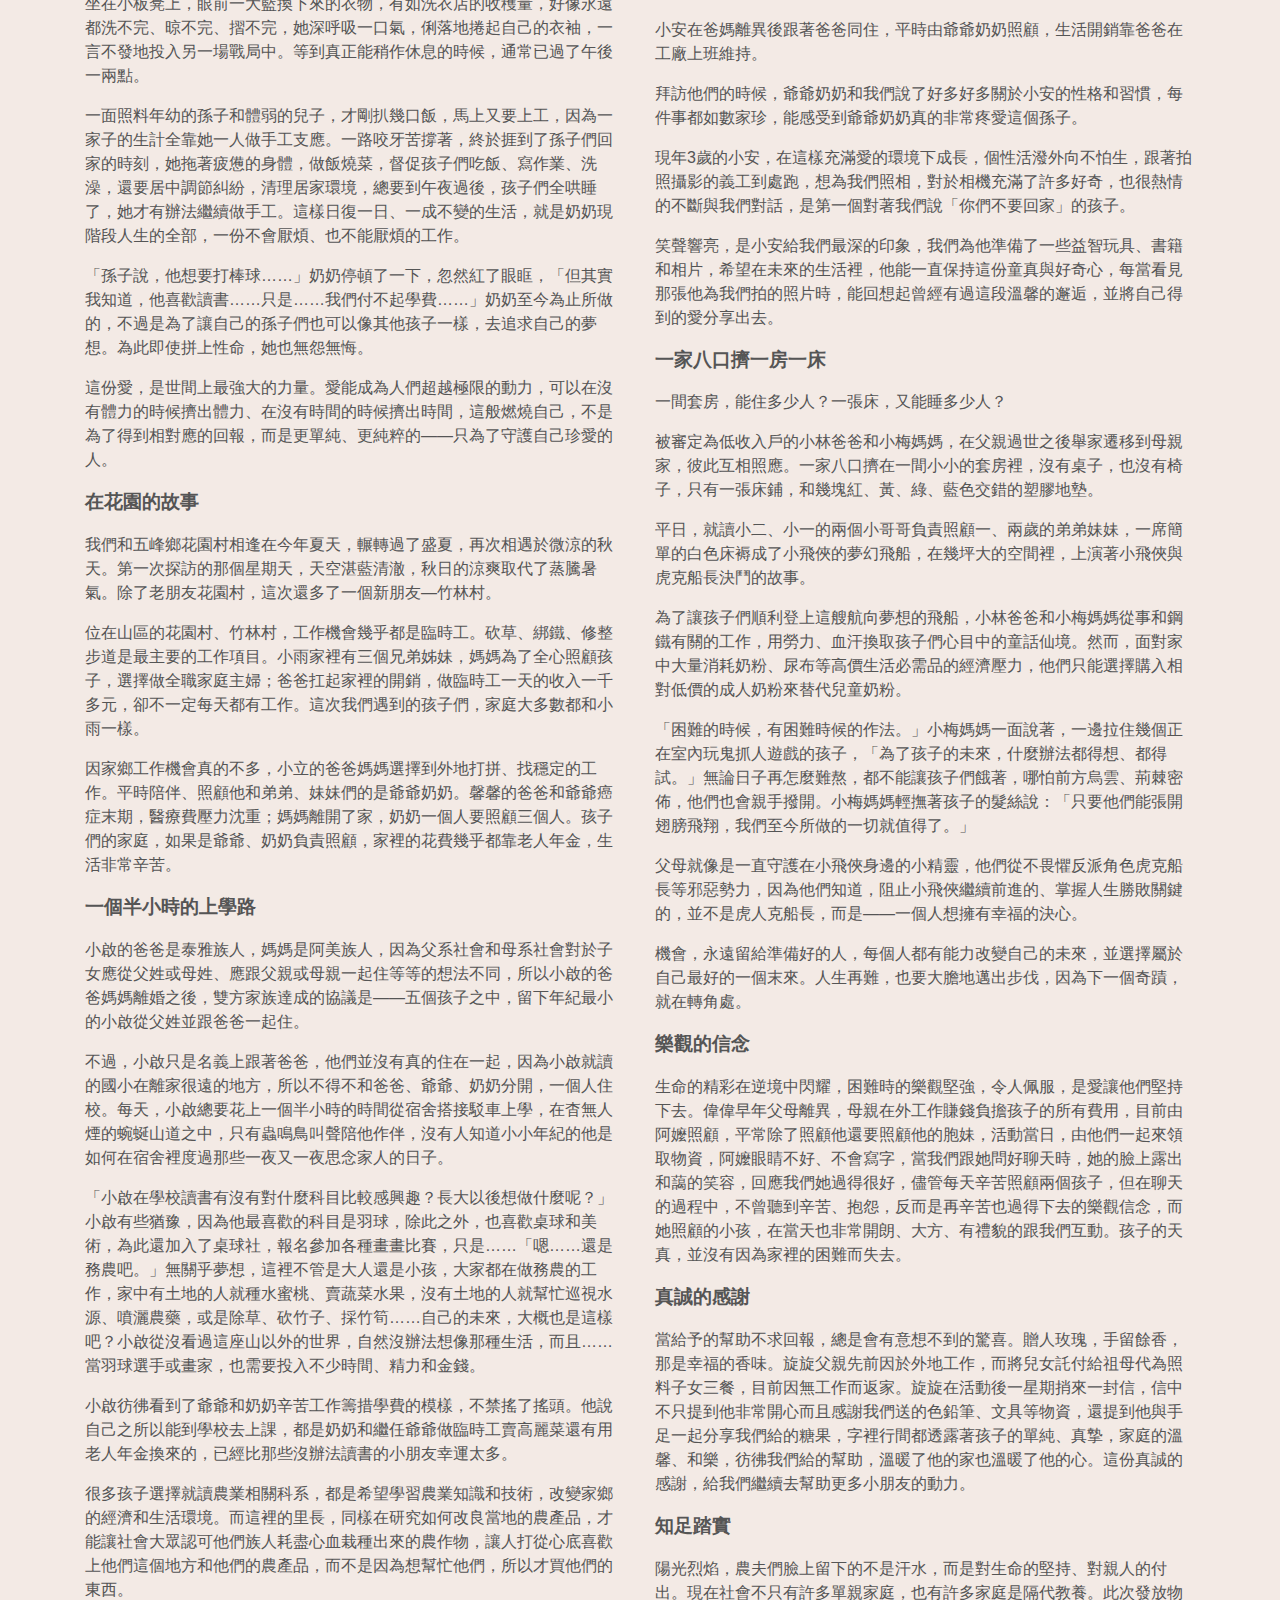
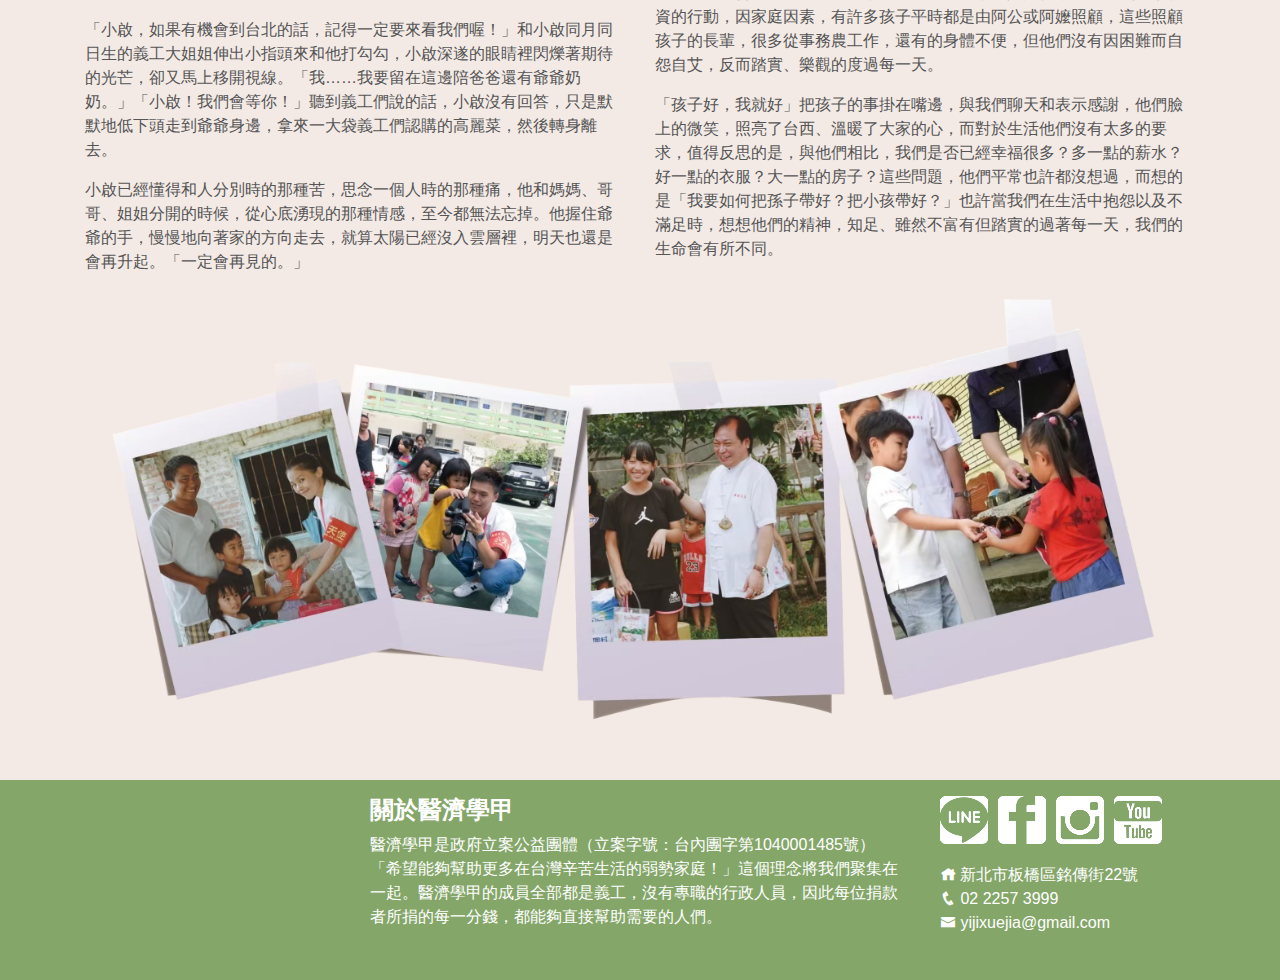
<file: 2.html>
<!DOCTYPE html>
<html lang="zh-Hant-TW">

<head>
	<title>醫濟學甲｜探訪角落．支援兒少</title>
	<meta charset="utf-8">
	<meta content="width=device-width, initial-scale=1.0" name="viewport">
	<meta name="viewport" content="width=device-width, initial-scale=1.0">
	<meta name="description" content="分享愛心日．栽培希望樹．耕耘幸福田">
	<link rel="icon" href="images/favicon.ico">
	<link href="css/bootstrap.min.css" rel="stylesheet">
	<link href="css/icofont.min.css" rel="stylesheet">
	<link href="css/animate.min.css" rel="stylesheet">
	<link href="css/custom.css" rel="stylesheet">

</head>

<body>

<header>
  <!-- Fixed navbar -->
  <nav class="navbar navbar-expand-md fixed-top d-flex">
	<div class="logo"><img src="img/logo.png" alt="醫濟學甲"></div>
    <button class="navbar-toggler" type="button" data-toggle="collapse" data-target="#navbarCollapse" aria-controls="navbarCollapse" aria-expanded="false" aria-label="Toggle navigation">
      <span class="navbar-toggler-icon"></span>
    </button>
    <div class="collapse navbar-collapse nav-menu" id="navbarCollapse">
      <ul class="navbar-nav mr-auto">
        <li>
          <a href="index.html"><h4>醫濟學甲</h4>愛從這裡開始</a>
        </li>
        <li>
          <a href="1.html"><h4>地方故事</h4>認識台灣風情</a>
        </li>
        <li class="active">
          <a href="2.html"><h4>角落故事</h4>了解孩童困境</a>
        </li>
		<li>
          <a href="3.html"><h4>人物專訪</h4>激盪更多想法</a>
        </li>
		<li>
          <a href="contact.html"><h4>聯絡資訊</h4>加入援助計畫</a>
        </li>
      </ul>
    </div>
  </nav>
</header>

<img src="img/bg.jpg" width="100%" alt="">

<!-- Content --> 
	<section id="content">
		<div class="container">
			<div class="row">
					<div class="col-md-12">
						<h3><i class="icofont-book-mark"></i>角落故事</h3>
					</div>
					<div class="col-md-6">
						<strong>我能給你的只有愛</strong>
<p>「我們如果不是在捕魚、採蚵，就是在去捕魚、採蚵的路上。」每位居民的臉上都自然而然的帶著一抹笑容，純樸的個性、踏實的生活，最辛苦的那一面，只留給自己。</p>
<p>在這樣自帶溫柔氛圍的鄉鎮裡，醫濟學甲一一為邊緣戶送上愛心與關心，孩子們毫不扭捏，落落大方地與義工們互動，甚至還和小小義工們以圖會友。當中，我們邂逅了一位有些與眾不同的小女孩「小思」。</p>
<p>​​每天放學，小思都會坐在小板凳上，一邊望著爸爸桿麵糰的背影，一邊寫著回家作業。天空放晴的時候，其他同學早已迫不及待地跑到外面去玩，小思卻自願待在家裡幫爸爸一起曬麵條。</p>
<p>或許是因為爸爸身上總有一股麵粉的香氣，也或許是因為麵條本身就有一種爸爸的味道，她從小就非常喜歡他們家裡自產自銷的純手工麵條。</p>
<p>只是，在她讀小學三年級的時候，爸爸離開了他們，去到一個很遠很遠，遠到沒辦法在地圖上找到的地方，已經……無法再回來看她和媽媽及奶奶了。</p>
<p>曾經鋪滿白色麵條的前庭變得空空盪盪的，爸爸引以為傲的手工麵條成了只能在記憶中追尋的滋味。</p>
<p>賣麵條的日子畫下了句點，取而代之的，是另一段坎坷生活的開始。原本靠爸爸做麵條、賣麵條還能勉強維持一家生計，如今這個經濟重擔卻落在了奶奶的身上。</p>
<p>奶奶的年紀大了，就算是已經做習慣了的剝蚵工作，也感到越來越吃力。媽媽因為患有智能障礙，在這個本來就缺乏工作機會的村子裡，更是一份工作也找不到。</p>
<p>為了讓正值發育期的小思能吃上一點營養的食物，媽媽常跑到附近的雞舍跟母雞搶雞蛋。對其他同學來說不過是天天都有的一道尋常菜色，媽媽卻是強忍著心中的不安以及被雞群啄咬時的疼痛，拼盡全力才帶回來給她吃的。</p>
<p>「媽媽和奶奶能不能等等我呢？我想要快點長大，給你們買好多好多的雞蛋吃，所以……在我長大之前，你們不要去太遠的地方，不要丟下我一個人，好不好？」</p>
<p>無論是爸爸做的麵條，還是媽媽撿的雞蛋，那永生難忘的滋味，一定是因為——他們不求回報的愛，深深地烙印在了小思的心中。</p>
						<strong>發現愛，超越極限</strong>
<p>現年六十多歲的劉奶奶，膝下兩名兒子相繼過世，一個兒子因洗腎而在家中休養，無法外出工作，剩下奶奶一人獨力扶養十名孫子。</p>
<p>雖然奶奶的健康狀態每況愈下，但她仍強打起精神，每天一早便開始忙進忙出，張羅一家十幾口的早餐，給最小的孫子換尿布餵飯、大一點的孫子穿衣服繫鞋帶，再大一點的孫子扛書包拎畫具……好不容易孫子們該吃飯的吃飯了、該出門的出門了，她才舒展一下身子，扶著牆壁緩緩地坐下來，不過，卻不是歇息。</p>
<p>坐在小板凳上，眼前一大籃換下來的衣物，有如洗衣店的收穫量，好像永遠都洗不完、晾不完、摺不完，她深呼吸一口氣，俐落地捲起自己的衣袖，一言不發地投入另一場戰局中。等到真正能稍作休息的時候，通常已過了午後一兩點。</p>
<p>一面照料年幼的孫子和體弱的兒子，才剛扒幾口飯，馬上又要上工，因為一家子的生計全靠她一人做手工支應。一路咬牙苦撐著，終於捱到了孫子們回家的時刻，她拖著疲憊的身體，做飯燒菜，督促孩子們吃飯、寫作業、洗澡，還要居中調節糾紛，清理居家環境，總要到午夜過後，孩子們全哄睡了，她才有辦法繼續做手工。這樣日復一日、一成不變的生活，就是奶奶現階段人生的全部，一份不會厭煩、也不能厭煩的工作。</p>
<p>「孫子說，他想要打棒球……」奶奶停頓了一下，忽然紅了眼眶，「但其實我知道，他喜歡讀書……只是……我們付不起學費……」奶奶至今為止所做的，不過是為了讓自己的孫子們也可以像其他孩子一樣，去追求自己的夢想。為此即使拼上性命，她也無怨無悔。</p>
<p>這份愛，是世間上最強大的力量。愛能成為人們超越極限的動力，可以在沒有體力的時候擠出體力、在沒有時間的時候擠出時間，這般燃燒自己，不是為了得到相對應的回報，而是更單純、更純粹的——只為了守護自己珍愛的人。</p>
						<strong>在花園的故事</strong>
<p>我們和五峰鄉花園村相逢在今年夏天，輾轉過了盛夏，再次相遇於微涼的秋天。第一次探訪的那個星期天，天空湛藍清澈，秋日的涼爽取代了蒸騰暑氣。除了老朋友花園村，這次還多了一個新朋友—竹林村。</p>
<p>位在山區的花園村、竹林村，工作機會幾乎都是臨時工。砍草、綁鐵、修整步道是最主要的工作項目。小雨家裡有三個兄弟姊妹，媽媽為了全心照顧孩子，選擇做全職家庭主婦；爸爸扛起家裡的開銷，做臨時工一天的收入一千多元，卻不一定每天都有工作。這次我們遇到的孩子們，家庭大多數都和小雨一樣。</p>
<p>因家鄉工作機會真的不多，小立的爸爸媽媽選擇到外地打拼、找穩定的工作。平時陪伴、照顧他和弟弟、妹妹們的是爺爺奶奶。馨馨的爸爸和爺爺癌症末期，醫療費壓力沈重；媽媽離開了家，奶奶一個人要照顧三個人。孩子們的家庭，如果是爺爺、奶奶負責照顧，家裡的花費幾乎都靠老人年金，生活非常辛苦。</p>
						<strong>一個半小時的上學路</strong>
<p>小啟的爸爸是泰雅族人，媽媽是阿美族人，因為父系社會和母系社會對於子女應從父姓或母姓、應跟父親或母親一起住等等的想法不同，所以小啟的爸爸媽媽離婚之後，雙方家族達成的協議是——五個孩子之中，留下年紀最小的小啟從父姓並跟爸爸一起住。</p>	
<p>不過，小啟只是名義上跟著爸爸，他們並沒有真的住在一起，因為小啟就讀的國小在離家很遠的地方，所以不得不和爸爸、爺爺、奶奶分開，一個人住校。每天，小啟總要花上一個半小時的時間從宿舍搭接駁車上學，在杳無人煙的蜿蜒山道之中，只有蟲鳴鳥叫聲陪他作伴，沒有人知道小小年紀的他是如何在宿舍裡度過那些一夜又一夜思念家人的日子。</p>
<p>「小啟在學校讀書有沒有對什麼科目比較感興趣？長大以後想做什麼呢？」小啟有些猶豫，因為他最喜歡的科目是羽球，除此之外，也喜歡桌球和美術，為此還加入了桌球社，報名參加各種畫畫比賽，只是……「嗯……還是務農吧。」無關乎夢想，這裡不管是大人還是小孩，大家都在做務農的工作，家中有土地的人就種水蜜桃、賣蔬菜水果，沒有土地的人就幫忙巡視水源、噴灑農藥，或是除草、砍竹子、採竹筍……自己的未來，大概也是這樣吧？小啟從沒看過這座山以外的世界，自然沒辦法想像那種生活，而且……當羽球選手或畫家，也需要投入不少時間、精力和金錢。</p>
<p>小啟彷彿看到了爺爺和奶奶辛苦工作籌措學費的模樣，不禁搖了搖頭。他說自己之所以能到學校去上課，都是奶奶和繼任爺爺做臨時工賣高麗菜還有用老人年金換來的，已經比那些沒辦法讀書的小朋友幸運太多。</p>	
<p>很多孩子選擇就讀農業相關科系，都是希望學習農業知識和技術，改變家鄉的經濟和生活環境。而這裡的里長，同樣在研究如何改良當地的農產品，才能讓社會大眾認可他們族人耗盡心血栽種出來的農作物，讓人打從心底喜歡上他們這個地方和他們的農產品，而不是因為想幫忙他們，所以才買他們的東西。</p>
<p>「小啟，如果有機會到台北的話，記得一定要來看我們喔！」和小啟同月同日生的義工大姐姐伸出小指頭來和他打勾勾，小啟深遂的眼睛裡閃爍著期待的光芒，卻又馬上移開視線。「我……我要留在這邊陪爸爸還有爺爺奶奶。」「小啟！我們會等你！」聽到義工們說的話，小啟沒有回答，只是默默地低下頭走到爺爺身邊，拿來一大袋義工們認購的高麗菜，然後轉身離去。</p>	
<p>小啟已經懂得和人分別時的那種苦，思念一個人時的那種痛，他和媽媽、哥哥、姐姐分開的時候，從心底湧現的那種情感，至今都無法忘掉。他握住爺爺的手，慢慢地向著家的方向走去，就算太陽已經沒入雲層裡，明天也還是會再升起。「一定會再見的。」</p>	
					</div>
					<div class="col-md-6">
						<strong>明天再難，也要微笑</strong>
<p>小宋媽媽是一位來自印尼的新住民，因價值觀差異與家暴問題而與相差40多歲的丈夫分居，獨自擔起照顧孩子的責任。</p>
<p>但因工作難找沒錢繳房租，小宋媽媽和一位在台灣認識的印尼華僑女性友人同住，由這位同鄉的姐姐協助照顧她的孩子。小宋媽媽目前剛找到一份包水餃的工作，終於能稍稍放下一直懸著的心。</p>
<p>對小宋媽媽的印象，就是她那靦腆樂觀的笑容，很溫柔也很溫暖，遠嫁他鄉面對陌生的文化、不美滿的婚姻關係，生活的窘境並沒有剝奪她的笑容。</p>
<p>不過，我們仍能從談話之中，隱隱感受到一位母親對於「自己所能給予的有限」的那種無奈。她告訴我們自己過得辛苦一點無所謂，以前在印尼生活過得還要更苦，她只希望孩子能平安長大，只要這樣她就很滿足了。</p>
						<strong>慢飛的天使</strong>
<p>她，或許不是完美的女兒；她，或許不是盡善盡美的母親，但是她們，卻是彼此不可或缺的存在。</p>
<p>初見小麗時，她害羞地躲在媽媽的懷裡，不太與我們互動，後來小麗慢慢地與我們熟悉了，也就不再那麼怕生了。</p>
<p>小麗媽媽說，小麗在小時候檢查出有遲緩的傾向，幼稚園大班時曾癲癇發作，注意力不集中，有過動傾向，所以需要靠著服用藥物控制，定期回醫院檢查。而小麗也因在語言表達上有些障礙，所以一直被同學排斥。</p>
<p>「可不可以把物資轉為現金？」不難看出在治療方面媽媽花了許多心力與金錢，但是她沒有空陷入悲傷，為了孩子，只能繼續前進。日子雖然辛苦，但她知足而惜福，並未被困境考倒。現下她只盼望社會能給予發展遲緩兒——慢飛天使更多的關懷與支持，讓他們能感受到愛的溫度。</p>
						<strong>直球般的夢想</strong>
<p>爸媽離異後，小芽與弟弟小兆由奶奶照顧，但因奶奶年紀大了一些，疾病讓她變得無法工作，目前只能靠領政府補助、國民年金及里長不時提供物資過生活。</p>
<p>小芽是一個喜歡畫畫的女孩，講到漫畫時，她說她喜歡畫漫畫，畫畫能讓她開心，而弟弟熱愛棒球，是校隊投手，當他們提到自己熱衷的事物時，我們看到了他們眼中的光芒，即使身在資源不是那麼充足的家庭中，孩子們對未來依然有著滿滿的期盼。我們希望在這條夢想路上給予小小的幫助，讓他們成長，去實現未來的夢想。</p>
<p>這裡的孩子們都有著單純的夢想，喜歡打棒球、打籃球，喜歡畫漫畫、畫圖騰，即使對著素未謀面的人，也能勇敢說出自己的興趣與夢想。</p>
<p>「小兆，如果讓你許個願，你想要什麼東西呢？」「……酸痛貼布吧。」在校隊投手那抹含蓄笑容的影響下，直球般的發言，讓每個人的心都變得柔軟，連空氣也變得溫暖。</p>
						<strong>「你們不要回家好不好」</strong>
<p>小安在爸媽離異後跟著爸爸同住，平時由爺爺奶奶照顧，生活開銷靠爸爸在工廠上班維持。</p>
<p>拜訪他們的時候，爺爺奶奶和我們說了好多好多關於小安的性格和習慣，每件事都如數家珍，能感受到爺爺奶奶真的非常疼愛這個孫子。</p>
<p>現年3歲的小安，在這樣充滿愛的環境下成長，個性活潑外向不怕生，跟著拍照攝影的義工到處跑，想為我們照相，對於相機充滿了許多好奇，也很熱情的不斷與我們對話，是第一個對著我們說「你們不要回家」的孩子。</p>
<p>笑聲響亮，是小安給我們最深的印象，我們為他準備了一些益智玩具、書籍和相片，希望在未來的生活裡，他能一直保持這份童真與好奇心，每當看見那張他為我們拍的照片時，能回想起曾經有過這段溫馨的邂逅，並將自己得到的愛分享出去。</p>
						<strong>一家八口擠一房一床</strong>
<p>一間套房，能住多少人？一張床，又能睡多少人？</p>
<p>被審定為低收入戶的小林爸爸和小梅媽媽，在父親過世之後舉家遷移到母親家，彼此互相照應。一家八口擠在一間小小的套房裡，沒有桌子，也沒有椅子，只有一張床鋪，和幾塊紅、黃、綠、藍色交錯的塑膠地墊。</p>
<p>平日，就讀小二、小一的兩個小哥哥負責照顧一、兩歲的弟弟妹妹，一席簡單的白色床褥成了小飛俠的夢幻飛船，在幾坪大的空間裡，上演著小飛俠與虎克船長決鬥的故事。</p>
<p>為了讓孩子們順利登上這艘航向夢想的飛船，小林爸爸和小梅媽媽從事和鋼鐵有關的工作，用勞力、血汗換取孩子們心目中的童話仙境。然而，面對家中大量消耗奶粉、尿布等高價生活必需品的經濟壓力，他們只能選擇購入相對低價的成人奶粉來替代兒童奶粉。</p>
<p>「困難的時候，有困難時候的作法。」小梅媽媽一面說著，一邊拉住幾個正在室內玩鬼抓人遊戲的孩子，「為了孩子的未來，什麼辦法都得想、都得試。」無論日子再怎麼難熬，都不能讓孩子們餓著，哪怕前方烏雲、荊棘密佈，他們也會親手撥開。小梅媽媽輕撫著孩子的髮絲說：「只要他們能張開翅膀飛翔，我們至今所做的一切就值得了。」</p>
<p>父母就像是一直守護在小飛俠身邊的小精靈，他們從不畏懼反派角色虎克船長等邪惡勢力，因為他們知道，阻止小飛俠繼續前進的、掌握人生勝敗關鍵的，並不是虎人克船長，而是——一個人想擁有幸福的決心。</p>
<p>機會，永遠留給準備好的人，每個人都有能力改變自己的未來，並選擇屬於自己最好的一個末來。人生再難，也要大膽地邁出步伐，因為下一個奇蹟，就在轉角處。</p>
						<strong>樂觀的信念</strong>
<p>​​生命的精彩在逆境中閃耀，困難時的樂觀堅強，令人佩服，是愛讓他們堅持下去。偉偉早年父母離異，母親在外工作賺錢負擔孩子的所有費用，目前由阿嬤照顧，平常除了照顧他還要照顧他的胞妹，活動當日，由他們一起來領取物資，阿嬤眼睛不好、不會寫字，當我們跟她問好聊天時，她的臉上露出和藹的笑容，回應我們她過得很好，儘管每天辛苦照顧兩個孩子，但在聊天的過程中，不曾聽到辛苦、抱怨，反而是再辛苦也過得下去的樂觀信念，而她照顧的小孩，在當天也非常開朗、大方、有禮貌的跟我們互動。孩子的天真，並沒有因為家裡的困難而失去。</p>
						<strong>真誠的感謝</strong>
<p>​​當給予的幫助不求回報，總是會有意想不到的驚喜。贈人玫瑰，手留餘香，那是幸福的香味。旋旋父親先前因於外地工作，而將兒女託付給祖母代為照料子女三餐，目前因無工作而返家。旋旋在活動後一星期捎來一封信，信中不只提到他非常開心而且感謝我們送的色鉛筆、文具等物資，還提到他與手足一起分享我們給的糖果，字裡行間都透露著孩子的單純、真摯，家庭的溫馨、和樂，彷彿我們給的幫助，溫暖了他的家也溫暖了他的心。這份真誠的感謝，給我們繼續去幫助更多小朋友的動力。</p>
						<strong>知足踏實</strong>
<p>​​陽光烈焰，農夫們臉上留下的不是汗水，而是對生命的堅持、對親人的付出。現在社會不只有許多單親家庭，也有許多家庭是隔代教養。此次發放物資的行動，因家庭因素，有許多孩子平時都是由阿公或阿嬤照顧，這些照顧孩子的長輩，很多從事務農工作，還有的身體不便，但他們沒有因困難而自怨自艾，反而踏實、樂觀的度過每一天。</p>
<p>「孩子好，我就好」把孩子的事掛在嘴邊，與我們聊天和表示感謝，他們臉上的微笑，照亮了台西、溫暖了大家的心，而對於生活他們沒有太多的要求，值得反思的是，與他們相比，我們是否已經幸福很多？多一點的薪水？好一點的衣服？大一點的房子？這些問題，他們平常也許都沒想過，而想的是「我要如何把孫子帶好？把小孩帶好？」也許當我們在生活中抱怨以及不滿足時，想想他們的精神，知足、雖然不富有但踏實的過著每一天，我們的生命會有所不同。</p>
					</div>
					<div class="col-md-12">
						<img src="img/2.png" alt="" class="img-fluid">
						<div class="newline"></div>	
					</div>
			</div>
		</div>
	</section>

  <!-- Footer -->

  <!-- Footer -->

	<section id="footer">
		<div class="container">
			<div class="row">	
				<div class="col-md-3">
					<iframe class="img-fluid" width="480" height="270" src="https://www.youtube.com/embed/xc5HX3IS5ZE" frameborder="0" allow="accelerometer; autoplay; encrypted-media; gyroscope; picture-in-picture" allowfullscreen></iframe>
					<div class="newline"></div>
				</div>
			
				<div class="col-md-6">
					<h4>關於醫濟學甲</h4>
					<p>
						醫濟學甲是政府立案公益團體（立案字號：台內團字第1040001485號）<br>
						「希望能夠幫助更多在台灣辛苦生活的弱勢家庭！」這個理念將我們聚集在一起。醫濟學甲的成員全部都是義工，沒有專職的行政人員，因此每位捐款者所捐的每一分錢，都能夠直接幫助需要的人們。
					</p>
					<p> </p>
					<div class="newline"></div>
				</div>
			
				<div class="col-md-3">
					<ul class="social">
						<li><a href="http://line.me/ti/p/xfJRWz3c-D" target="_blank"><img src="img/social_1.png" alt="" border="0" /></a></li>
						<li><a href="https://www.facebook.com/yijixuejia" target="_blank"><img src="img/social_2.png" alt="" border="0" /></a></li>
						<li><a href="https://instagram.com/yijixuejia?igshid=1pn4z3ckbyjvj" target="_blank"><img src="img/social_3.png" alt="" border="0" /></a></li>
						<li><a href="https://www.youtube.com/channel/UCWXwpI465f-TC-Sm1yzZDiQ" target="_blank"><img src="img/social_4.png" alt="" border="0" /></a></li>
					</ul>
					<div class="newline"></div>
					<p>
						<i class="icofont-home"></i> 新北市板橋區銘傳街22號<br>
						<i class="icofont-phone"></i> 02 2257 3999<br>
						<i class="icofont-envelope"></i> yijixuejia@gmail.com
					</p>
					<div class="newline"></div>
				</div>

			</div>
		</div>
	</section>

  <a href="#" class="back-to-top"><i class="icofont-simple-up"></i></a>

	<script src="js/jquery.min.js"></script>
	<script src="js/bootstrap.bundle.min.js"></script>
	<script src="js/jquery.easing.min.js"></script>
	<script src="js/custom.js"></script>
</body>

</html>
</file>
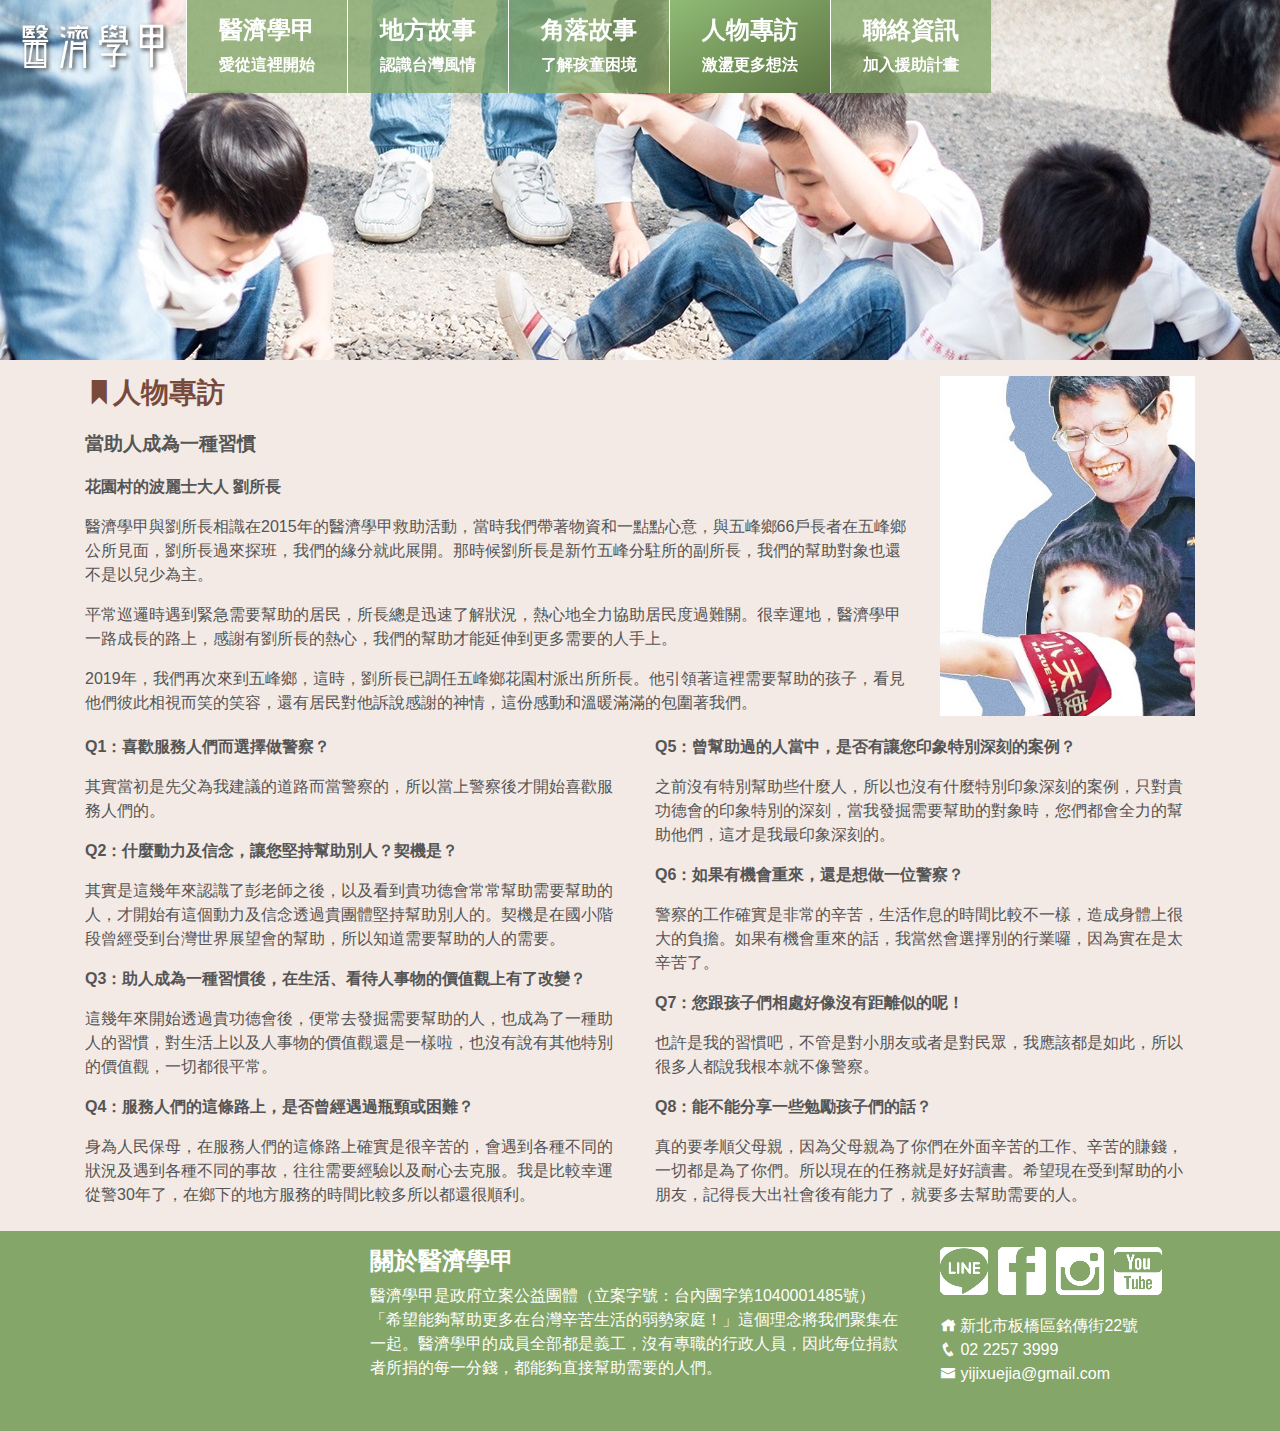
<file: 3.html>
<!DOCTYPE html>
<html lang="zh-Hant-TW">

<head>
	<title>醫濟學甲｜探訪角落．支援兒少</title>
	<meta charset="utf-8">
	<meta content="width=device-width, initial-scale=1.0" name="viewport">
	<meta name="viewport" content="width=device-width, initial-scale=1.0">
	<meta name="description" content="分享愛心日．栽培希望樹．耕耘幸福田">
	<link rel="icon" href="images/favicon.ico">
	<link href="css/bootstrap.min.css" rel="stylesheet">
	<link href="css/icofont.min.css" rel="stylesheet">
	<link href="css/animate.min.css" rel="stylesheet">
	<link href="css/custom.css" rel="stylesheet">

</head>

<body>

<header>
  <!-- Fixed navbar -->
  <nav class="navbar navbar-expand-md fixed-top d-flex">
	<div class="logo"><img src="img/logo.png" alt="醫濟學甲"></div>
    <button class="navbar-toggler" type="button" data-toggle="collapse" data-target="#navbarCollapse" aria-controls="navbarCollapse" aria-expanded="false" aria-label="Toggle navigation">
      <span class="navbar-toggler-icon"></span>
    </button>
    <div class="collapse navbar-collapse nav-menu" id="navbarCollapse">
      <ul class="navbar-nav mr-auto">
        <li>
          <a href="index.html"><h4>醫濟學甲</h4>愛從這裡開始</a>
        </li>
        <li>
          <a href="1.html"><h4>地方故事</h4>認識台灣風情</a>
        </li>
        <li>
          <a href="2.html"><h4>角落故事</h4>了解孩童困境</a>
        </li>
		<li class="active">
          <a href="3.html"><h4>人物專訪</h4>激盪更多想法</a>
        </li>
		<li>
          <a href="contact.html"><h4>聯絡資訊</h4>加入援助計畫</a>
        </li>
      </ul>
    </div>
  </nav>
</header>

<img src="img/bg.jpg" width="100%" alt="">

<!-- Content --> 
	<section id="content">
		<div class="container">
			<div class="row">

					<div class="col-md-9">
						<h3><i class="icofont-book-mark"></i>人物專訪</h3>
						<strong>當助人成為一種習慣</strong>
						<p><b>花園村的波麗士大人 劉所長</b></p>
						<p>醫濟學甲與劉所長相識在2015年的醫濟學甲救助活動，當時我們帶著物資和一點點心意，與五峰鄉66戶長者在五峰鄉公所見面，劉所長過來探班，我們的緣分就此展開。那時候劉所長是新竹五峰分駐所的副所長，我們的幫助對象也還不是以兒少為主。</p>
						<p>平常巡邏時遇到緊急需要幫助的居民，所長總是迅速了解狀況，熱心地全力協助居民度過難關。很幸運地，醫濟學甲一路成長的路上，感謝有劉所長的熱心，我們的幫助才能延伸到更多需要的人手上。</p>
						<p>2019年，我們再次來到五峰鄉，這時，劉所長已調任五峰鄉花園村派出所所長。他引領著這裡需要幫助的孩子，看見他們彼此相視而笑的笑容，還有居民對他訴說感謝的神情，這份感動和溫暖滿滿的包圍著我們。<p>
					</div>
					<div class="col-md-3">
						<img src="img/3_1.jpg" alt="" class="img-fluid">
						<div class="newline"></div>	
					</div>

<div class="col-md-6">
<p><b>Q1：喜歡服務人們而選擇做警察？</b></p>
<p>其實當初是先父為我建議的道路而當警察的，所以當上警察後才開始喜歡服務人們的。</p>
<p><b>Q2：什麼動力及信念，讓您堅持幫助別人？契機是？</b></p>
<p>其實是這幾年來認識了彭老師之後，以及看到貴功德會常常幫助需要幫助的人，才開始有這個動力及信念透過貴團體堅持幫助別人的。契機是在國小階段曾經受到台灣世界展望會的幫助，所以知道需要幫助的人的需要。</p>
<p><b>Q3：助人成為一種習慣後，在生活、看待人事物的價值觀上有了改變？</b></p>
<p>這幾年來開始透過貴功德會後，便常去發掘需要幫助的人，也成為了一種助人的習慣，對生活上以及人事物的價值觀還是一樣啦，也沒有說有其他特別的價值觀，一切都很平常。</p>
<p><b>Q4：服務人們的這條路上，是否曾經遇過瓶頸或困難？</b></p>
<p>身為人民保母，在服務人們的這條路上確實是很辛苦的，會遇到各種不同的狀況及遇到各種不同的事故，往往需要經驗以及耐心去克服。我是比較幸運從警30年了，在鄉下的地方服務的時間比較多所以都還很順利。</p>
</div>

<div class="col-md-6">
<p><b>Q5：曾幫助過的人當中，是否有讓您印象特別深刻的案例？</b></p>
<p>之前沒有特別幫助些什麼人，所以也沒有什麼特別印象深刻的案例，只對貴功德會的印象特別的深刻，當我發掘需要幫助的對象時，您們都會全力的幫助他們，這才是我最印象深刻的。</p>
<p><b>Q6：如果有機會重來，還是想做一位警察？</b></p>
<p>警察的工作確實是非常的辛苦，生活作息的時間比較不一樣，造成身體上很大的負擔。如果有機會重來的話，我當然會選擇別的行業囉，因為實在是太辛苦了。</p>
<p><b>Q7：您跟孩子們相處好像沒有距離似的呢！</b></p>
<p>也許是我的習慣吧，不管是對小朋友或者是對民眾，我應該都是如此，所以很多人都說我根本就不像警察。</p>
<p><b>Q8：能不能分享一些勉勵孩子們的話？</b></p>
<p>真的要孝順父母親，因為父母親為了你們在外面辛苦的工作、辛苦的賺錢，一切都是為了你們。所以現在的任務就是好好讀書。希望現在受到幫助的小朋友，記得長大出社會後有能力了，就要多去幫助需要的人。</p>
</div>

					
			</div>
		</div>
	</section>

  <!-- Footer -->

  <!-- Footer -->

	<section id="footer">
		<div class="container">
			<div class="row">	
				<div class="col-md-3">
					<iframe class="img-fluid" width="480" height="270" src="https://www.youtube.com/embed/xc5HX3IS5ZE" frameborder="0" allow="accelerometer; autoplay; encrypted-media; gyroscope; picture-in-picture" allowfullscreen></iframe>
					<div class="newline"></div>
				</div>
			
				<div class="col-md-6">
					<h4>關於醫濟學甲</h4>
					<p>
						醫濟學甲是政府立案公益團體（立案字號：台內團字第1040001485號）<br>
						「希望能夠幫助更多在台灣辛苦生活的弱勢家庭！」這個理念將我們聚集在一起。醫濟學甲的成員全部都是義工，沒有專職的行政人員，因此每位捐款者所捐的每一分錢，都能夠直接幫助需要的人們。
					</p>
					<p> </p>
					<div class="newline"></div>
				</div>
			
				<div class="col-md-3">
					<ul class="social">
						<li><a href="http://line.me/ti/p/xfJRWz3c-D" target="_blank"><img src="img/social_1.png" alt="" border="0" /></a></li>
						<li><a href="https://www.facebook.com/yijixuejia" target="_blank"><img src="img/social_2.png" alt="" border="0" /></a></li>
						<li><a href="https://instagram.com/yijixuejia?igshid=1pn4z3ckbyjvj" target="_blank"><img src="img/social_3.png" alt="" border="0" /></a></li>
						<li><a href="https://www.youtube.com/channel/UCWXwpI465f-TC-Sm1yzZDiQ" target="_blank"><img src="img/social_4.png" alt="" border="0" /></a></li>
					</ul>
					<div class="newline"></div>
					<p>
						<i class="icofont-home"></i> 新北市板橋區銘傳街22號<br>
						<i class="icofont-phone"></i> 02 2257 3999<br>
						<i class="icofont-envelope"></i> yijixuejia@gmail.com
					</p>
					<div class="newline"></div>
				</div>

			</div>
		</div>
	</section>

  <a href="#" class="back-to-top"><i class="icofont-simple-up"></i></a>

	<script src="js/jquery.min.js"></script>
	<script src="js/bootstrap.bundle.min.js"></script>
	<script src="js/jquery.easing.min.js"></script>
	<script src="js/custom.js"></script>
</body>

</html>
</file>
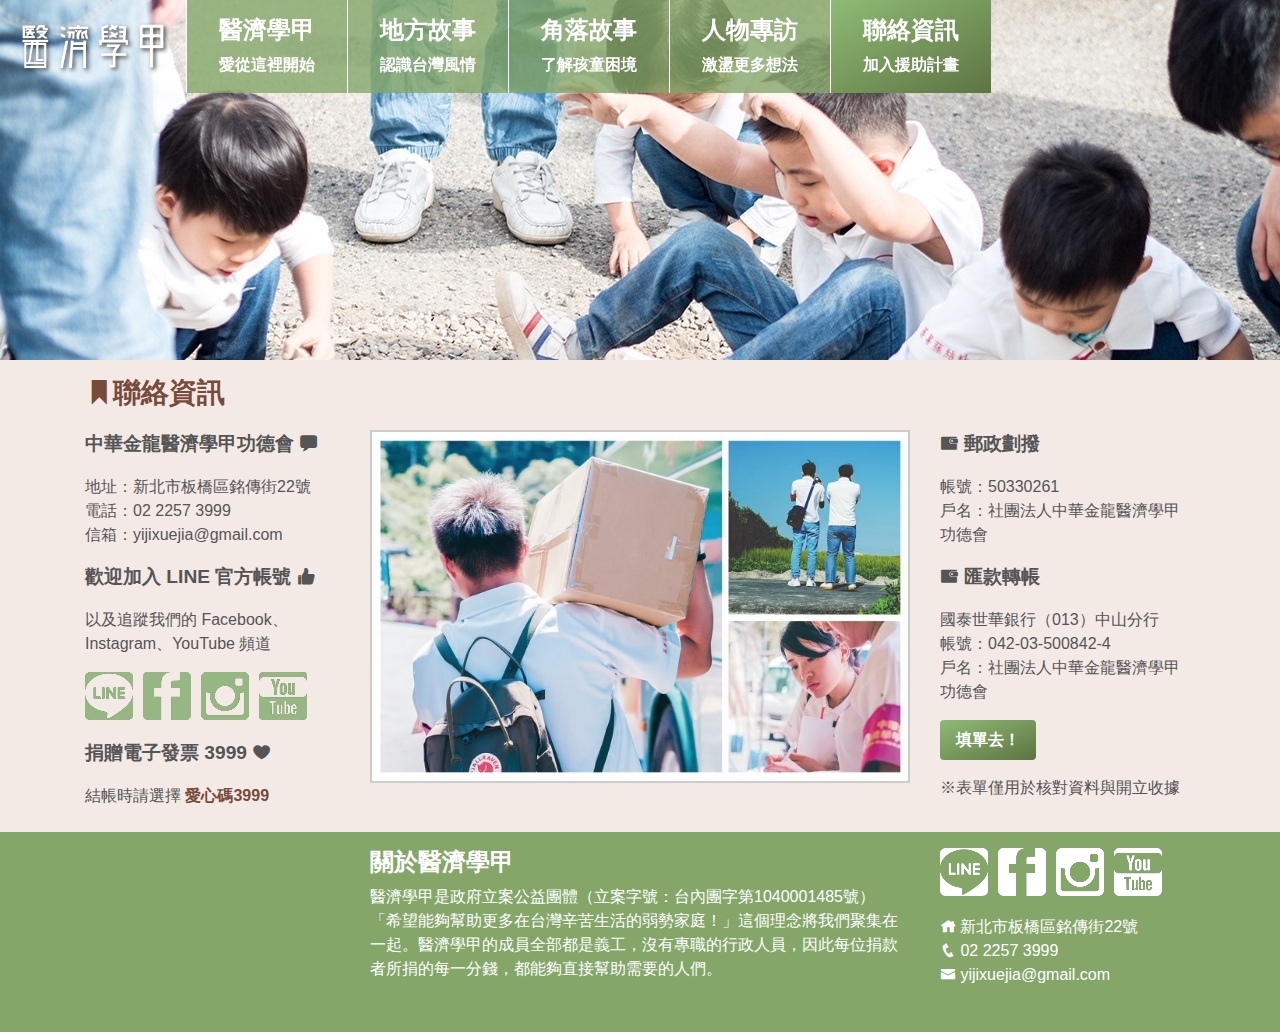
<file: contact.html>
<!DOCTYPE html>
<html lang="zh-Hant-TW">

<head>
	<title>醫濟學甲｜探訪角落．支援兒少</title>
	<meta charset="utf-8">
	<meta content="width=device-width, initial-scale=1.0" name="viewport">
	<meta name="viewport" content="width=device-width, initial-scale=1.0">
	<meta name="description" content="分享愛心日．栽培希望樹．耕耘幸福田">
	<link rel="icon" href="images/favicon.ico">
	<link href="css/bootstrap.min.css" rel="stylesheet">
	<link href="css/icofont.min.css" rel="stylesheet">
	<link href="css/animate.min.css" rel="stylesheet">
	<link href="css/custom.css" rel="stylesheet">

</head>

<body>

<header>
  <!-- Fixed navbar -->
  <nav class="navbar navbar-expand-md fixed-top d-flex">
	<div class="logo"><img src="img/logo.png" alt="醫濟學甲"></div>
    <button class="navbar-toggler" type="button" data-toggle="collapse" data-target="#navbarCollapse" aria-controls="navbarCollapse" aria-expanded="false" aria-label="Toggle navigation">
      <span class="navbar-toggler-icon"></span>
    </button>
    <div class="collapse navbar-collapse nav-menu" id="navbarCollapse">
      <ul class="navbar-nav mr-auto">
        <li>
          <a href="index.html"><h4>醫濟學甲</h4>愛從這裡開始</a>
        </li>
        <li>
          <a href="1.html"><h4>地方故事</h4>認識台灣風情</a>
        </li>
        <li>
          <a href="2.html"><h4>角落故事</h4>了解孩童困境</a>
        </li>
		<li>
          <a href="3.html"><h4>人物專訪</h4>激盪更多想法</a>
        </li>
		<li class="active">
          <a href="contact.html"><h4>聯絡資訊</h4>加入援助計畫</a>
        </li>
      </ul>
	</div>
  </nav>
</header>

<img src="img/bg.jpg" width="100%" alt="">

<!-- Content --> 
	<section id="content">
		<div class="container">
			<div class="row">

					<div class="col-md-12">
						<h3><i class="icofont-book-mark"></i>聯絡資訊</h3>
					</div>
					
					<div class="col-md-3">	
						<p>
						<strong>中華金龍醫濟學甲功德會 <i class="icofont-chat"></i></strong>

						地址：新北市板橋區銘傳街22號<br>
						電話：02 2257 3999<br>
						信箱：yijixuejia@gmail.com</p>
						<p>
						<strong>歡迎加入 LINE 官方帳號 <i class="icofont-like"></i></strong>
						以及追蹤我們的 Facebook、Instagram、YouTube 頻道
						</p>
						
						<ul class="social">
							<li><a href="http://line.me/ti/p/xfJRWz3c-D" target="_blank"><img src="img/social_5.png" alt="" border="0" /></a></li>
							<li><a href="https://www.facebook.com/yijixuejia" target="_blank"><img src="img/social_6.png" alt="" border="0" /></a></li>
							<li><a href="https://instagram.com/yijixuejia?igshid=1pn4z3ckbyjvj" target="_blank"><img src="img/social_7.png" alt="" border="0" /></a></li>
							<li><a href="https://www.youtube.com/channel/UCWXwpI465f-TC-Sm1yzZDiQ" target="_blank"><img src="img/social_8.png" alt="" border="0" /></a></li>
						</ul>
						<div class="newline"></div>
						<p>
						<strong>捐贈電子發票 3999 <i class="icofont-heart"></i></strong>
						結帳時請選擇 <span>愛心碼3999</span>
						</p>
					</div>

					<div class="col-md-6">
						<img src="img/photo.jpg" alt="" class="img-fluid aligncenter photo" />
					</div>
		
					<div class="col-md-3">
						<p>
						<strong><i class="icofont-wallet"></i> 郵政劃撥</strong>
							帳號：50330261<br />
							戶名：社團法人中華金龍醫濟學甲功德會
						</p>
						<p>
						<strong><i class="icofont-wallet"></i> 匯款轉帳</i></strong> 
							國泰世華銀行（013）中山分行<br />
							帳號：042-03-500842-4<br />
							戶名：社團法人中華金龍醫濟學甲功德會
						</strong>
						</p>
						<p><a href="https://forms.gle/4isfZQDr8xR43Hiz8" class="more" target="_blank">填單去！</a></p>
						<p>
						※表單僅用於核對資料與開立收據
						</p>
					</div>
			</div>
		</div>
	</section>

  <!-- Footer -->

  <!-- Footer -->

	<section id="footer">
		<div class="container">
			<div class="row">	
				<div class="col-md-3">
					<iframe class="img-fluid" width="480" height="270" src="https://www.youtube.com/embed/xc5HX3IS5ZE" frameborder="0" allow="accelerometer; autoplay; encrypted-media; gyroscope; picture-in-picture" allowfullscreen></iframe>
					<div class="newline"></div>
				</div>
			
				<div class="col-md-6">
					<h4>關於醫濟學甲</h4>
					<p>
						醫濟學甲是政府立案公益團體（立案字號：台內團字第1040001485號）<br>
						「希望能夠幫助更多在台灣辛苦生活的弱勢家庭！」這個理念將我們聚集在一起。醫濟學甲的成員全部都是義工，沒有專職的行政人員，因此每位捐款者所捐的每一分錢，都能夠直接幫助需要的人們。
					</p>
					<p> </p>
					<div class="newline"></div>
				</div>
			
				<div class="col-md-3">
					<ul class="social">
						<li><a href="http://line.me/ti/p/xfJRWz3c-D" target="_blank"><img src="img/social_1.png" alt="" border="0" /></a></li>
						<li><a href="https://www.facebook.com/yijixuejia" target="_blank"><img src="img/social_2.png" alt="" border="0" /></a></li>
						<li><a href="https://instagram.com/yijixuejia?igshid=1pn4z3ckbyjvj" target="_blank"><img src="img/social_3.png" alt="" border="0" /></a></li>
						<li><a href="https://www.youtube.com/channel/UCWXwpI465f-TC-Sm1yzZDiQ" target="_blank"><img src="img/social_4.png" alt="" border="0" /></a></li>
					</ul>
					<div class="newline"></div>
					<p>
						<i class="icofont-home"></i> 新北市板橋區銘傳街22號<br>
						<i class="icofont-phone"></i> 02 2257 3999<br>
						<i class="icofont-envelope"></i> yijixuejia@gmail.com
					</p>
					<div class="newline"></div>
				</div>

			</div>
		</div>
	</section>

  <a href="#" class="back-to-top"><i class="icofont-simple-up"></i></a>

	<script src="js/jquery.min.js"></script>
	<script src="js/bootstrap.bundle.min.js"></script>
	<script src="js/jquery.easing.min.js"></script>
	<script src="js/custom.js"></script>
</body>

</html>
</file>
<file: css/custom.css>
/*--------------------------------------------------------------
# General
--------------------------------------------------------------*/
body {
  background-color: #f3eae5;
  color: #fff;
  font-family: Microsoft JhengHei, sans-serif;
}

h1, h2, h3 {
  font-weight: 800;
}

h4 {
  font-weight: 600;
}

a:hover {
  text-decoration: none;
  color: #fff;
}

section {
  padding: 1rem 0 0.5rem 0;
}

.newline{
  padding-bottom: 1.2rem;
  clear: both;
}

/*--------------------------------------------------------------
# Header
--------------------------------------------------------------*/
.logo {
  padding: 1rem;
}

.logo img {
  max-height: 3rem;
  -webkit-filter: drop-shadow(2px 2px 2px #333);
}

.navbar {
  padding: 0;

}

.nav-menu {
  position: relative;
  display: inline;
}

.nav-menu ul {
  margin: 0;
  list-style: none;
}

.nav-menu > ul {
  display: flex;
}

.nav-menu > ul > li {
  position: relative;
  white-space: nowrap;
  background-color: rgba(132, 166, 105, 0.8);
  border-left: 1px #fff solid;
}

.nav-menu li a {
  display: block;
  position: relative;
  height: 100%;
  color: #fff;
  font-weight: 600;
  padding: 1rem 2rem;
}

.nav-menu li a:hover,
.nav-menu li.active a {
  background-image: linear-gradient(to bottom right, rgba(143, 187, 117, 1), rgba(93, 116, 67, 1));
  color: #fff;
}

.navbar-toggler {
  margin: 0.25rem 0.75rem;
  border: 0;
}

.navbar-toggler-icon {
  background-image: url("data:image/svg+xml,%3csvg xmlns='http://www.w3.org/2000/svg' width='30' height='30' viewBox='0 0 30 30'%3e%3cpath stroke='rgba%28255, 255, 255, 1.0%29' stroke-linecap='round' stroke-miterlimit='10' stroke-width='3' d='M4 7h22M4 15h22M4 23h22'/%3e%3c/svg%3e");
}

@media (max-width: 768px) {
  .logo img {
    max-height: 2.5rem;
  } 
  
  nav {
    background-color: rgba(132, 166, 105, 0.8);
	box-shadow: 0px 2px 15px rgba(0, 0, 0, 0.5);
  }
  
  .nav-menu > ul > li {
    position: relative;
    white-space: nowrap;
  }
  
  .nav-menu > ul > li {
    position: relative;
    white-space: nowrap;
    border-left: 0px #fff solid;
    border-top: 1px #fff solid;
  }
}

/*--------------------------------------------------------------
# Slider Section
--------------------------------------------------------------*/
#slider {
  width: 100%;
  height: 100vh;
  overflow: hidden;
  position: relative;
}

#slider .carousel, #slider .carousel-inner, #slider .carousel-item, #slider .carousel-item::before {
  position: absolute;
  top: 0;
  right: 0;
  left: 0;
  bottom: 0;
}

#slider .carousel-item {
  background-size: cover;
  background-position: center;
  background-repeat: no-repeat;
}

#slider .carousel-item::before {
  content: '';
}

#slider .carousel-container {
  display: flex;
  justify-content: center;
  align-items: center;
  position: absolute;
  bottom: 0;
  top: 300px;
  left: 50px;
  right: 50px;
}

#slider .container {
  text-align: center;
  color: #fff;
  margin-bottom: 20px;
  font-weight: 800;
  text-shadow:2px 2px 10px #000;
}

#slider .carousel-control-prev, #slider .carousel-control-next {
  width: 10%;
  top: 112px;
}

@media (max-width: 992px) {
  #slider .carousel-control-prev, #slider .carousel-control-next {
    top: 60px;
  }
}

#slider .carousel-control-next-icon, #slider .carousel-control-prev-icon {
  background: none;
  font-size: 50px;
  line-height: 1;
  width: auto;
  height: auto;
  background: rgba(255, 255, 255, 0.2);
  border-radius: 50px;
  -webkit-border-radius: 50px;
  -moz-border-radius: 50px;
  padding: 10px;
  color: rgba(255, 255, 255, 0.5);
}

#slider .carousel-control-next-icon:hover, #slider .carousel-control-prev-icon:hover {
  background: rgba(255, 255, 255, 0.3);
  color: rgba(255, 255, 255, 0.8);
}

#slider .carousel-indicators li {
  cursor: pointer;
  background: #fff;
  overflow: hidden;
  border: 0;
  width: 20px;
  height: 20px;
  border: 2px #fff solid;
  border-radius: 20px;
  opacity: .8;
}

#slider .carousel-indicators li:hover,
#slider .carousel-indicators li.active {
  opacity: 1;
  background: rgba(132, 166, 105, 0.8);
}

@media (max-width: 992px) {
  #slider {
    height: 100vh;
  }
  #slider .carousel-container {
    top: 8px;
  }
}

@media (max-width: 768px) {
  #slider h2 {
    font-size: 28px;
  }
}

@media (min-width: 1024px) {
  #slider .carousel-control-prev, #slider .carousel-control-next {
    width: 5%;
  }
}

@media (max-height: 500px) {
  #slider {
    height: 120vh;
  }
}

/*--------------------------------------------------------------
# Banners Section
--------------------------------------------------------------*/
#banners {
  color:#fff;
  text-align:center;
  font-weight: 600;
}

#banners img {
  padding-bottom: 1rem;
}

.banner {
  margin-top: 1rem;
  border-radius: 0.25rem;
}

.banner_1 {
  background-image: linear-gradient(to bottom right, #f093fb, #cd9cf2);
}

.banner_2 {
  background-image: linear-gradient(to bottom right, #4facfe, #3cba92);
}

.banner_3 {
  background-image: linear-gradient(to bottom right, #48c6ef, #6f86d6);
}

.banner_4 {
  background-image: linear-gradient(to bottom right, #f6d365, #fda085);
}

/*--------------------------------------------------------------
# Content Section
--------------------------------------------------------------*/
#content {
  color:#555;
}

#content h3 {
  color: #784a3b;
  padding-bottom: 0.8rem;
}

#content strong {
  display: block;
  padding-bottom: 1rem;
  font-size: 1.2rem;
}

#content p {
  font-size: 1rem;
}

#content span {
  color: #784a3b;
  font-weight: 600;
}

.more {
  color: #fff;
  text-transform: uppercase;
  line-height: 2.5rem;
  display: block;
  width: 6rem;
  text-decoration: none;
  border-radius: 0.25rem;
  background-image: linear-gradient(to bottom right, rgba(143, 187, 117, 1), rgba(93, 116, 67, 1));
  text-align: center;
  font-weight: 600;
}

.more:hover {
  background-image: linear-gradient(to bottom right, rgba(188, 147, 57, 1), rgba(120, 74, 59, 1));
  color: #fff;
  font-weight: 600;
}

/*--------------------------------------------------------------
# Back to top button
--------------------------------------------------------------*/
.back-to-top {
  position: fixed;
  display: none;
  right: 1rem;
  bottom: 1rem;
  z-index: 99999;
}

.back-to-top i {
  display: flex;
  align-items: center;
  justify-content: center;
  font-size: 1.8rem;
  width: 2.5rem;
  height: 2.5rem;
  border-radius: 0.25rem;
  background-image: linear-gradient(to bottom right, rgba(143, 187, 117, 1), rgba(93, 116, 67, 1));
  color: #fff;
}

.back-to-top i:hover {
  background-image: linear-gradient(to bottom right, rgba(188, 147, 57, 1), rgba(120, 74, 59, 1));
  color: #fff;
}

/*--------------------------------------------------------------
# Photo
--------------------------------------------------------------*/
.photo {
  border: 2px #ccc solid;
  background: #fff;
  padding: 0.2rem;
  margin-top: 0.5rem;
}

.alignleft{
  float: left;
  margin: 0 1.5rem 1rem 0;
}
.alignright{
  float: right;
  margin: 0 0 0.5rem 1rem;
}
.aligncenter{
  margin: 0 auto 1rem;
}

/*--------------------------------------------------------------
# Social
--------------------------------------------------------------*/
ul.social{
  margin:0;
  padding:0;
  list-style:none;
}

ul.social li{
  float:left;
  margin-right:10px;
}

#content ul.social li img{
 -webkit-filter: opacity(0.8);
}

#content ul.social li img:hover{
 -webkit-filter: opacity(1);
}

/*--------------------------------------------------------------
# Footer
--------------------------------------------------------------*/
#footer{
  background-color: #84A669;
  color: #fff;
}
</file>
